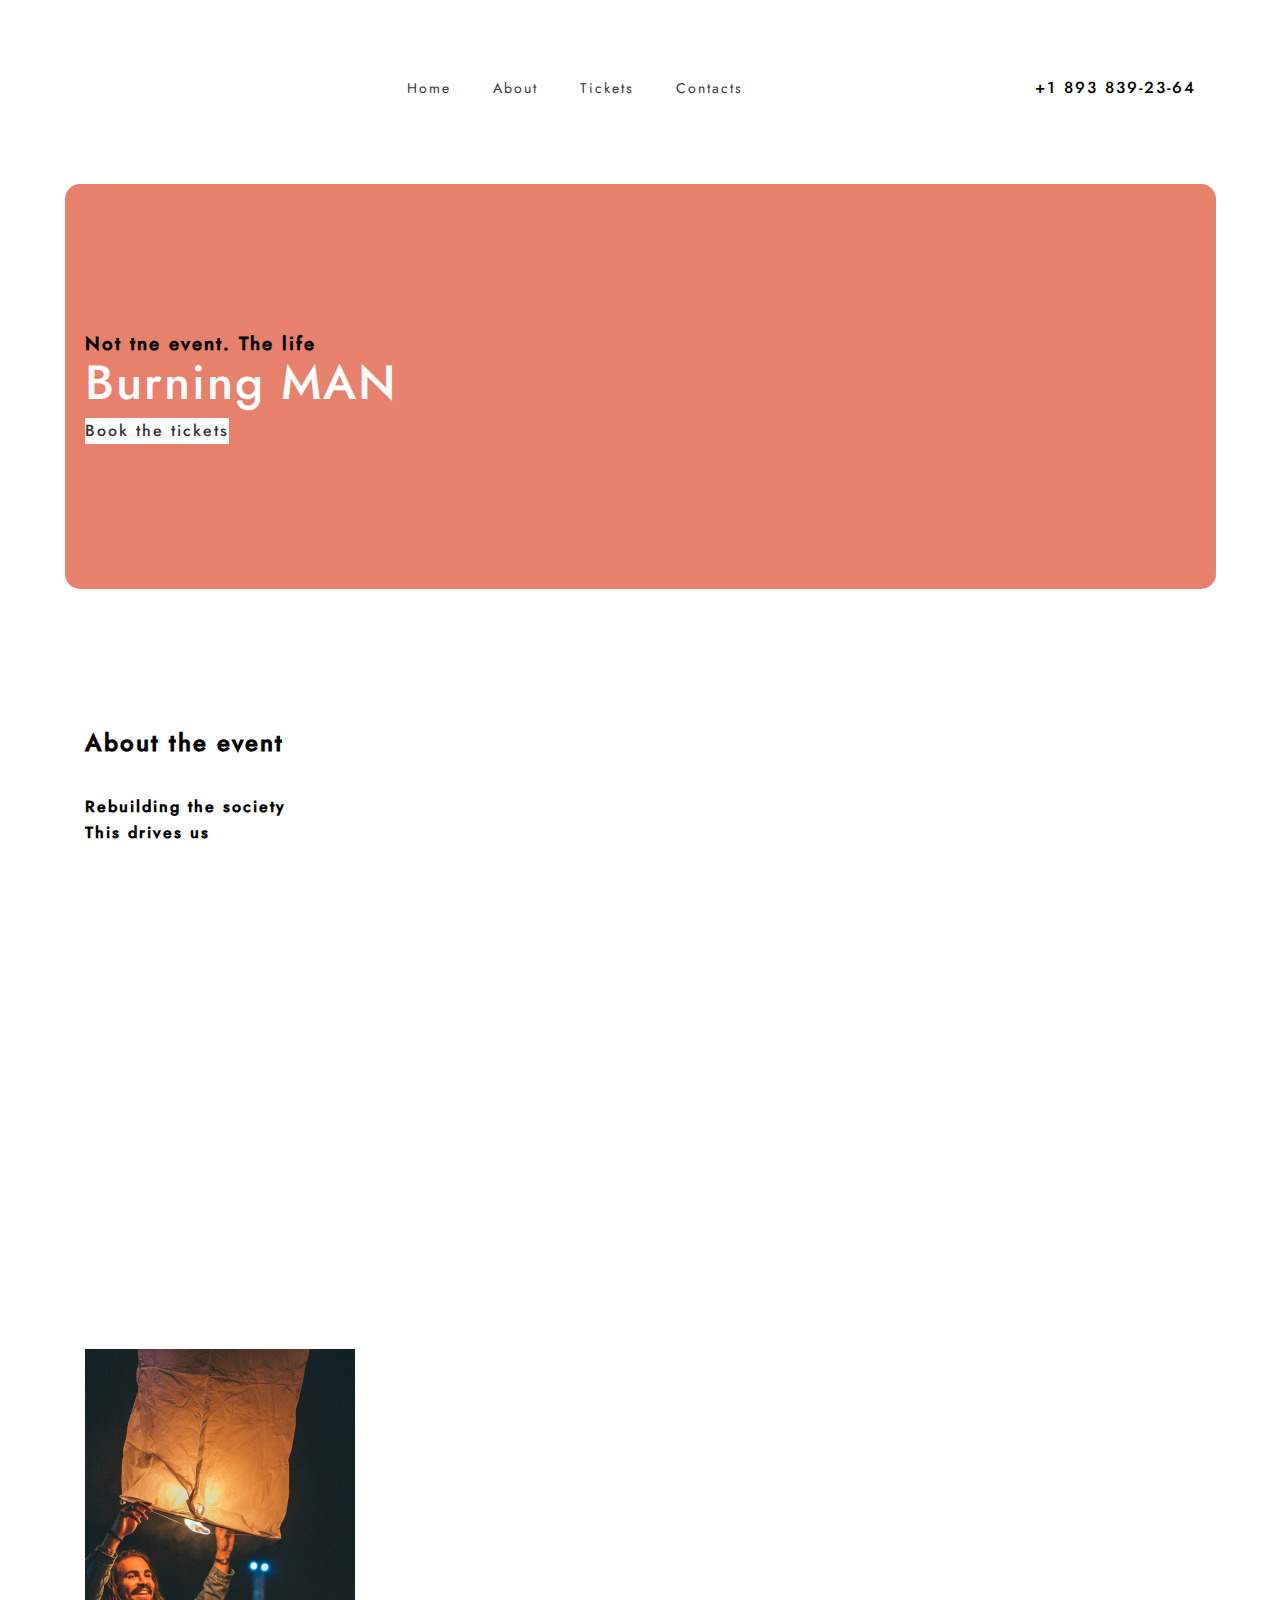
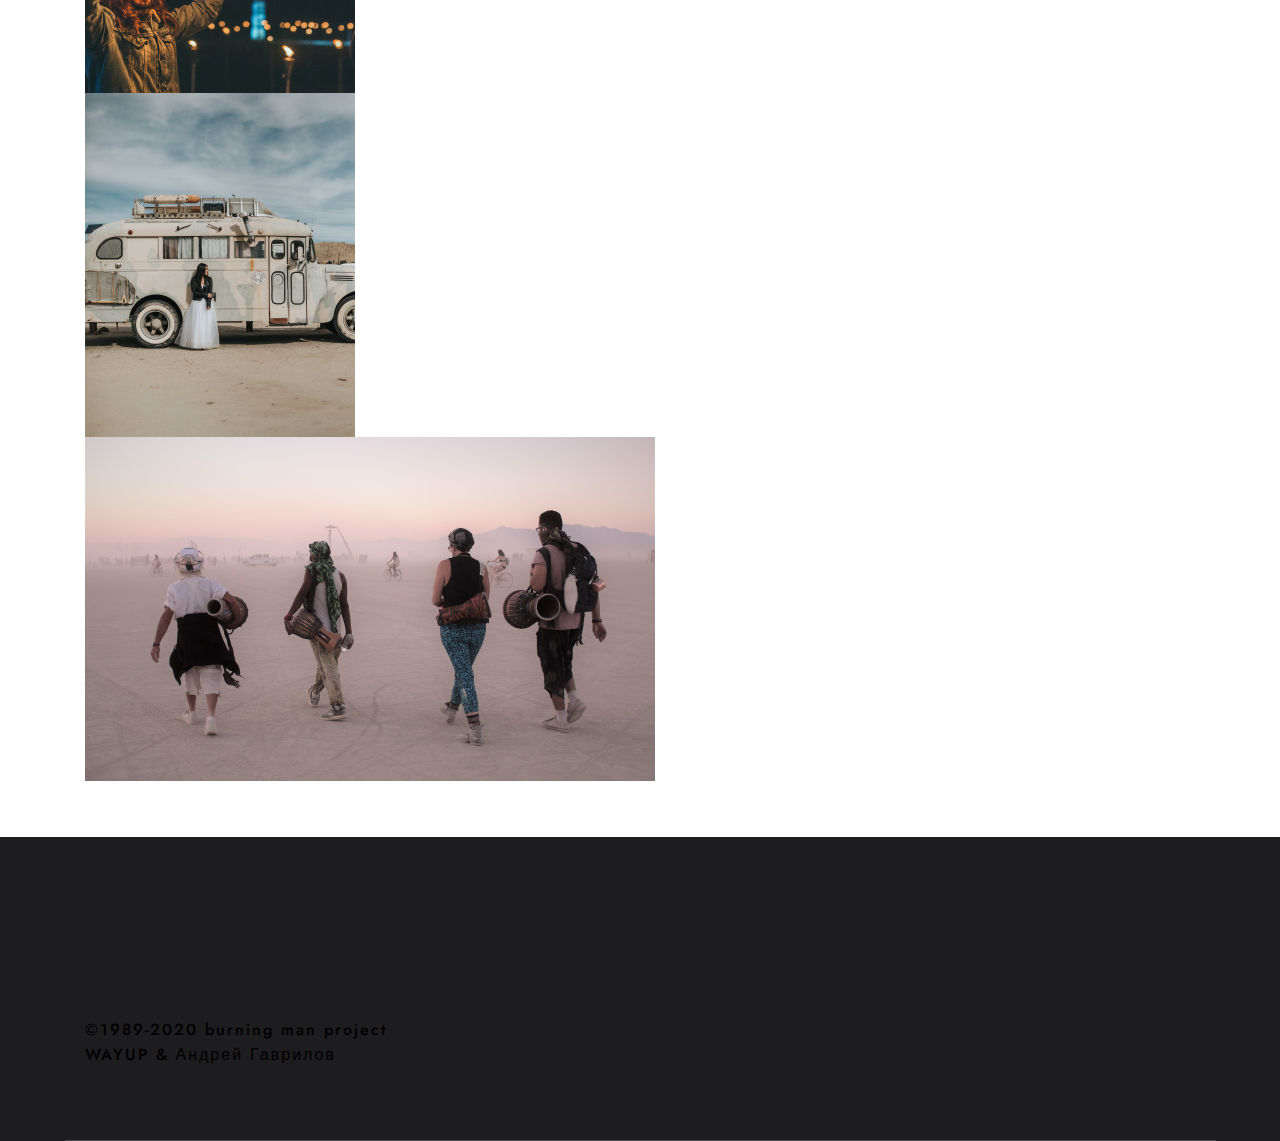
<file: index.html>
<!DOCTYPE html>
<html lang="en">
  <head>
    <meta charset="UTF-8" />
    <meta name="viewport" content="width=device-width, initial-scale=1.0" />
    <title>Buring man</title>
    <link rel="stylesheet" href="./css/style.css" />
  </head>
  <body>
    <!-- HEADER START -->
    <div class="bg">
      <header class="header">
        <div class="header__container container">
          <a class="site-logo" href="./index.html">
            <img class="site-logo__img" src="./image/logo.svg" alt="" />
          </a>
          <!-- NAVBAR -->
          <nav class="sitenav">
            <ul class="sitenav__list">
              <li class="sitenav__item">
                <a href="" class="sitenav__link">Home</a>
              </li>
              <li class="sitenav__item">
                <a href="" class="sitenav__link">About</a>
              </li>
              <li class="sitenav__item">
                <a href="" class="sitenav__link">Tickets</a>
              </li>
              <li class="sitenav__item">
                <a href="" class="sitenav__link">Contacts</a>
              </li>
            </ul>
          </nav>

          <div class="phone__number">+1 893 839-23-64</div>
        </div>
      </header>
      <!-- liuliuoiuil -->
      <section class="hero">
        <div class="hero__container container">
          <div class="hero__wrapper">
            <h3 class="hero__subtitle">Not tne event. The life</h3>
            <h1 class="hero__title">Burning MAN</h1>
            <a class="white__btn" href="#">Book the tickets</a>
          </div>
        </div>
      </section>
    </div>

    <!-- MAIN START -->
    <main class="main">
      <div class="main__container container">
        <h2 class="about__title">About the event</h2>
        <div class="about__content">
          <h4 class="about__subtitle">Rebuilding the society</h4>
          <h4 class="about__subtitle">This drives us</h4>
        </div>
        <div class="description__content">
          <div class="about__description">
            Burning Man is a network of people inspired by the values reflected
            in the Ten Principles and united in the pursuit of a more creative
            and connected existence in the world. Throughout the year we work to
            build Black Rock City, home of the largest annual Burning Man
            gathering, and nurture the distinctive culture emerging from that
            experience.
          </div>
          <div class="about__description">
            Burning Man Project will bring experiences to people in grand,
            awe-inspiring and joyful ways that lift the human spirit, address
            social problems, and inspire a sense of culture, community, and
            civic engagement. Burning Man provides infrastructural tools and
            frameworks to support local communities in applying the Ten
            Principles through six interconnected program areas, including Arts,
            Civic Involvement, Culture, Education, Philosophical Center, and
            Social Enterprise.
          </div>
        </div>

        <div class="main__img">
          <a class="main__img__" href="">
            <img class="main__img1" src="./image/main__img1.png" alt="" />
            <img class="main__img2" src="./image/main__img2.png" alt="" />
            <img class="main__img3" src="./image/main__img3.png" alt="" />
          </a>
        </div>
      </div>
    </main>
    <!-- MAIN END -->

    <!-- FOOTER START -->
    <footer class="footer">
      <div class="footer__container container">
        <div class="footer__content">
          <p class="footer__description">©1989-2020 burning man project</p>
          <p class="footer__description">WAYUP & Андрей Гаврилов</p>
        </div>
      </div>
    </footer>
    <!-- FOOTER END -->
  </body>
</html>
</file>
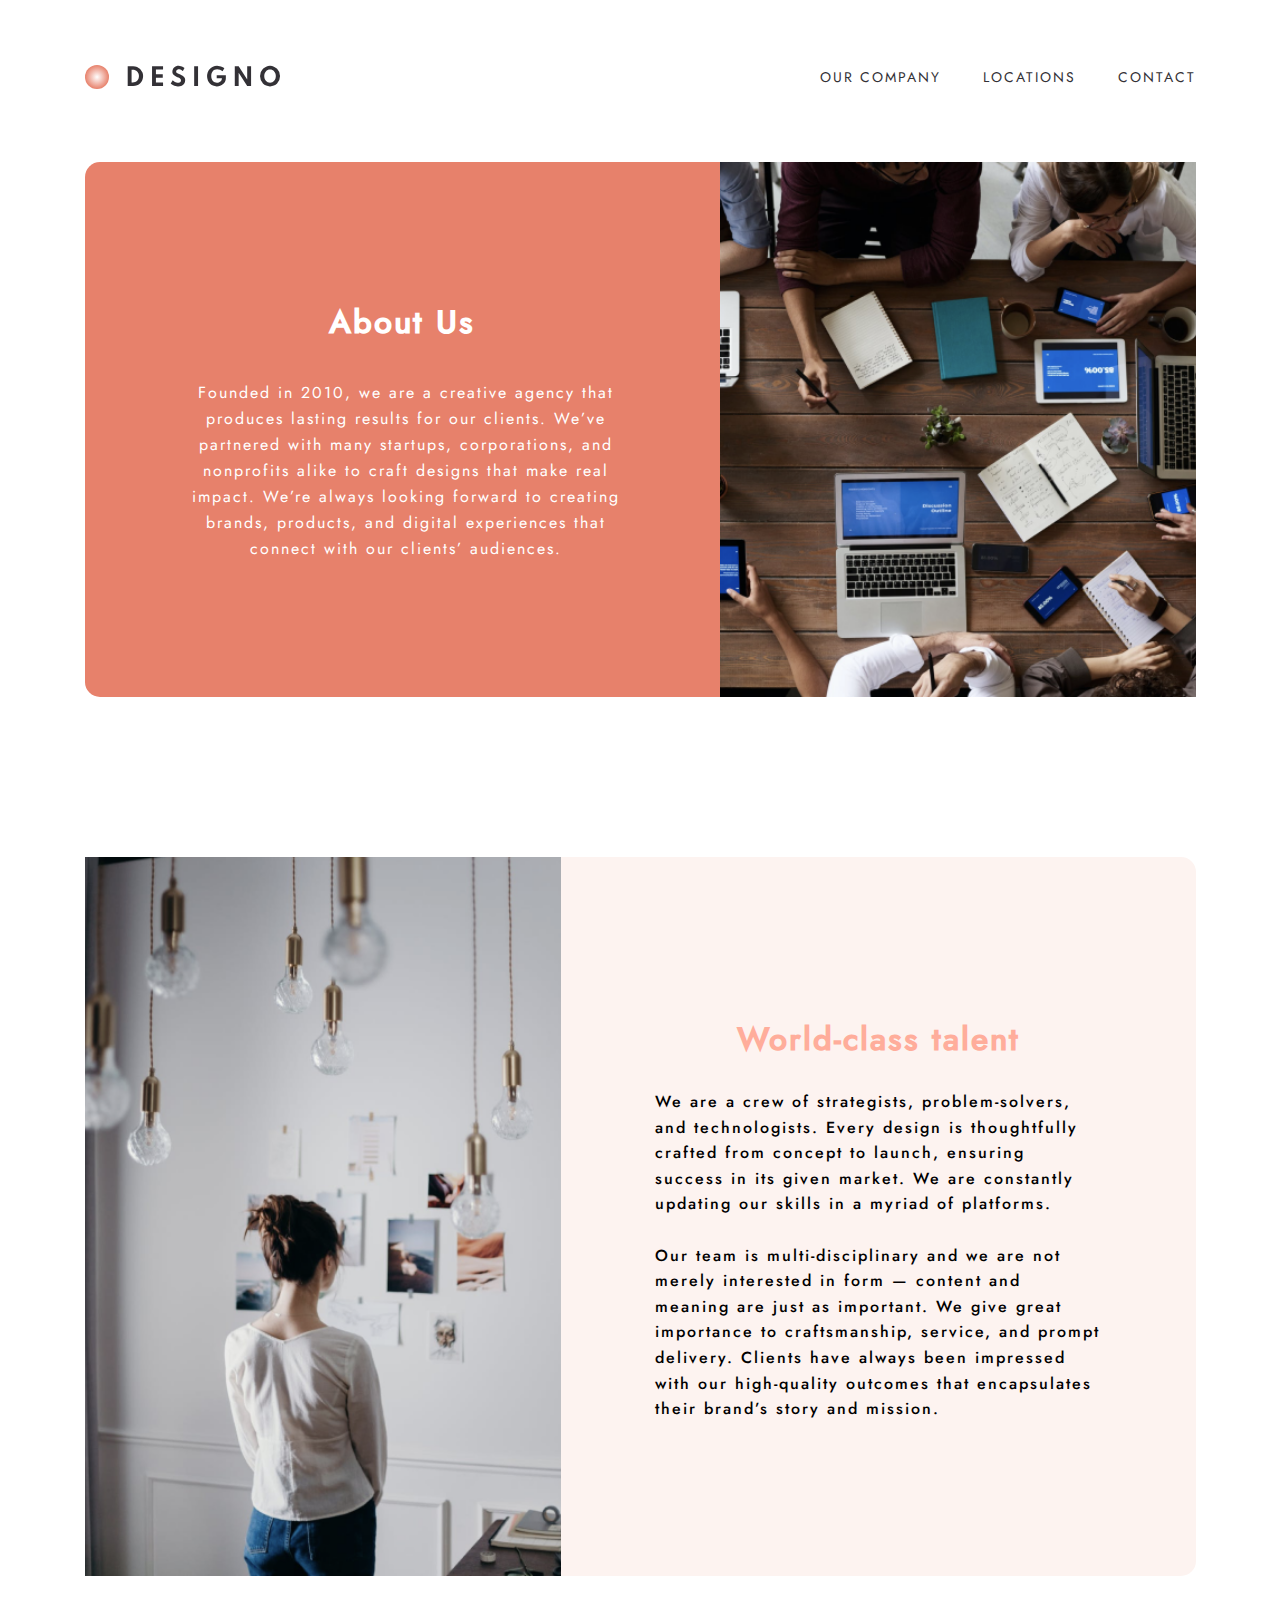
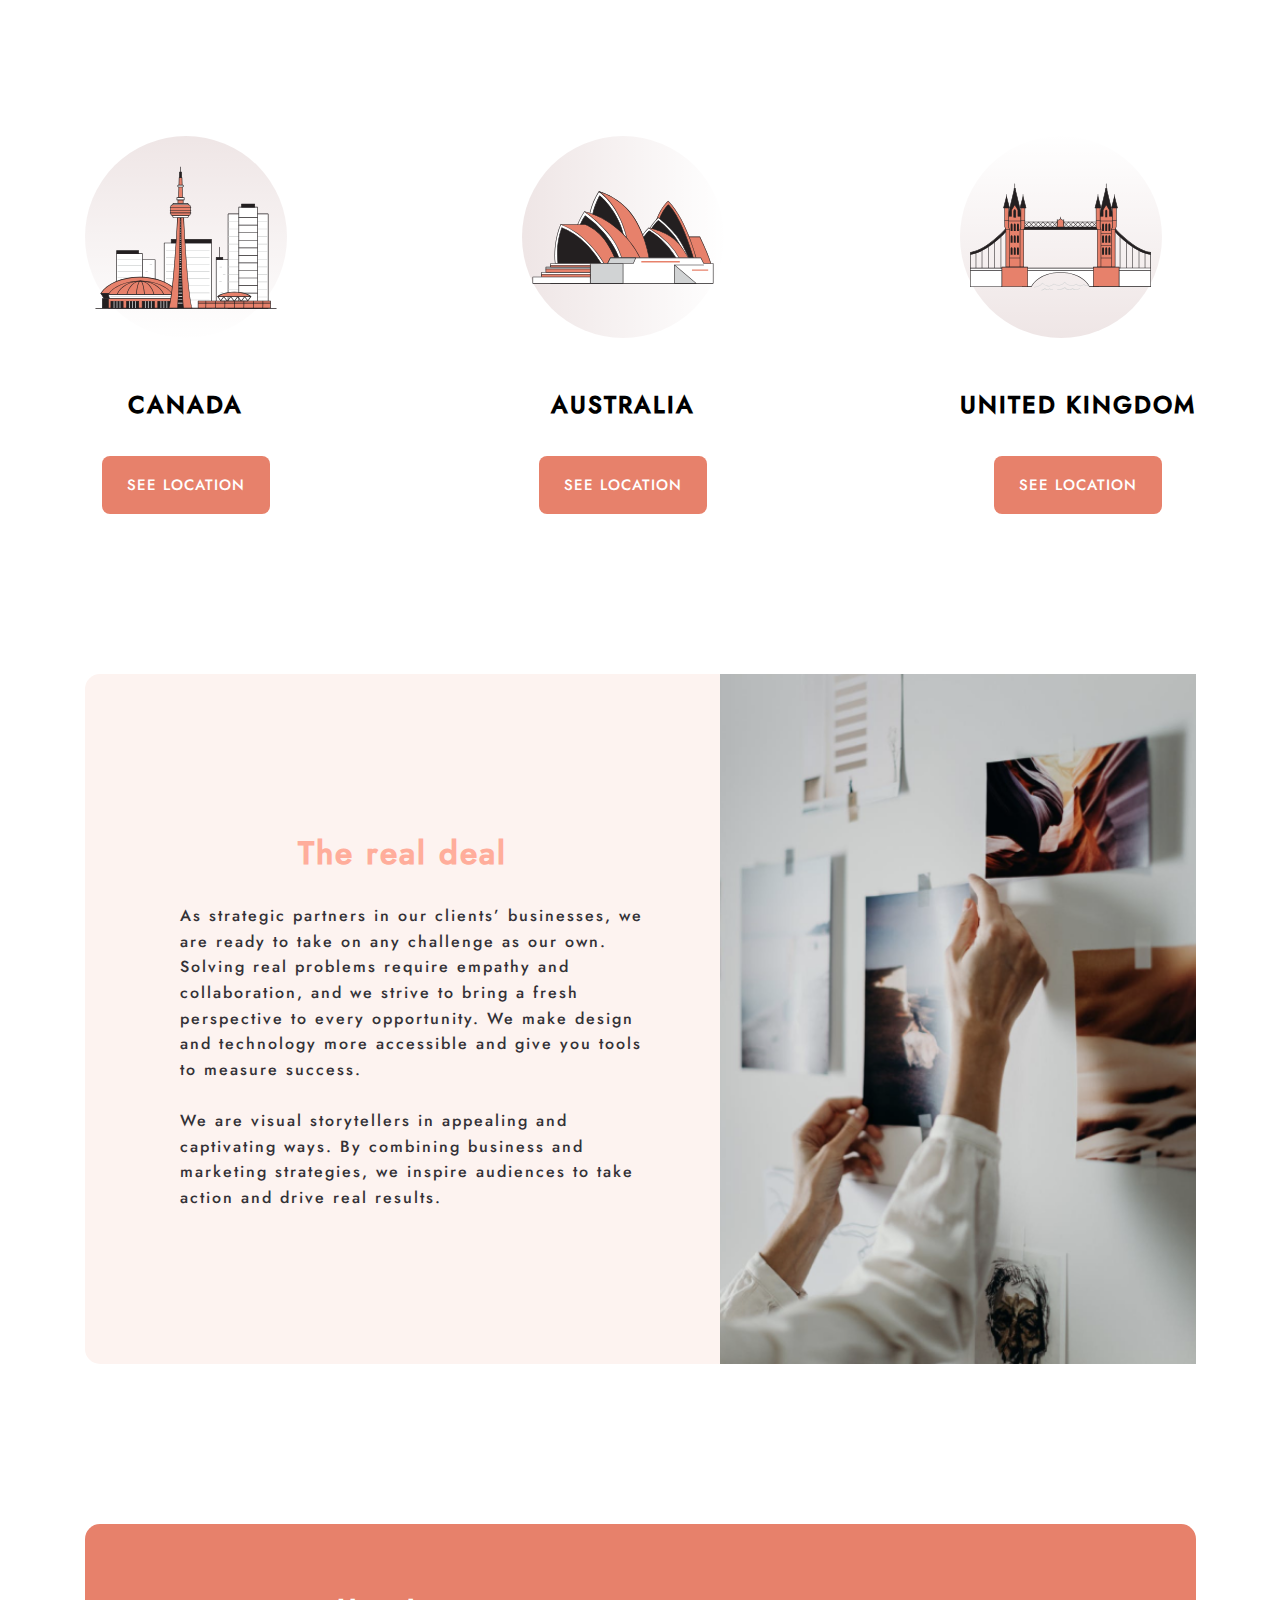
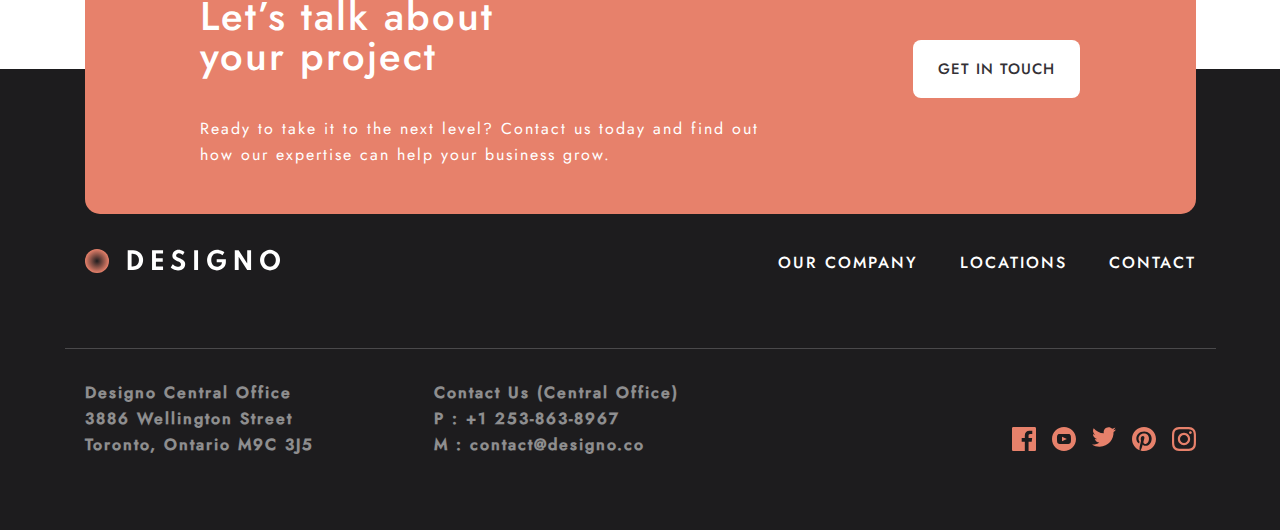
<file: about-us.html>
<!DOCTYPE html>
<html lang="en">
  <head>
    <meta charset="UTF-8" />
    <meta name="viewport" content="width=device-width, initial-scale=1.0" />
    <title>About us</title>
    <link rel="stylesheet" href="./css/style.css" />
  </head>
  <body>
    <!-- HEADER START -->
    <header class="header">
      <div class="header__container container">
        <a class="site-logo" href="./index.html">
          <img
            class="site-logo__image"
            src="./images/site-logo.svg"
            alt="site-logo__image"
          />
        </a>

        <!-- NAVBAR -->
        <nav class="sitenav">
          <ul class="sitenav__list">
            <li class="sitenav__item">
              <a class="sitenav__link" href="#">OUR COMPANY</a>
            </li>
            <li class="sitenav__item">
              <a class="sitenav__link" href="./location.html">LOCATIONS</a>
            </li>
            <li class="sitenav__item">
              <a class="sitenav__link" href="./contact.html">CONTACT</a>
            </li>
          </ul>
        </nav>
      </div>
    </header>
    <!-- HEADER END -->

    <main class="main">
      <div class="main__container container">
        <div class="about__hero">
          <div class="about__content">
            <h1 class="about__title">About Us</h1>
            <p class="about__description">
              Founded in 2010, we are a creative agency that produces lasting
              results for our clients. We’ve partnered with many startups,
              corporations, and nonprofits alike to craft designs that make real
              impact. We’re always looking forward to creating brands, products,
              and digital experiences that connect with our clients’ audiences.
            </p>
          </div>

          <img class="about__hero__img" src="./images/about__img1.png" alt="" />
        </div>

        <div class="about__main">
          <img class="about__main__img" src="./images/about__img2.png" alt="" />
          <div class="about__main__content">
            <h1 class="about__main__title">World-class talent</h1>
            <p class="about__main__description">
              We are a crew of strategists, problem-solvers, and technologists.
              Every design is thoughtfully crafted from concept to launch,
              ensuring success in its given market. We are constantly updating
              our skills in a myriad of platforms. <br> <br> Our team is
              multi-disciplinary and we are not merely interested in form —
              content and meaning are just as important. We give great
              importance to craftsmanship, service, and prompt delivery. Clients
              have always been impressed with our high-quality outcomes that
              encapsulates their brand’s story and mission.
            </p>
          </div>
        </div>

        <div class="location-map">
          <div class="location__map1">
            <img class="location__map__img" src="./images/location_map_one.svg" alt="">

            <h2 class="location__title">CANADA</h2>
            <a href="./location.html">
              <button class="peach__btn btn">SEE LOCATION</button>
            </a>
          </div>
          
          <div class="location__map2">
            <img class="location__map__img" src="./images/location_map_second.svg" alt="">

            <h2 class="location__title">AUSTRALIA</h2>
            <a href="./location.html">
              <button class="peach__btn btn">SEE LOCATION</button>
            </a>
          </div>

          <div class="location__map3">
            <img class="location__map__img" src="./images/location_map_third.svg" alt="">

            <h2 class="location__title">UNITED KINGDOM</h2>
            <a href="./location.html">
              <button class="peach__btn btn">SEE LOCATION</button>
            </a>
          </div>
        </div>

        <div class="about__end">
          <div class="about__end__content">
            <h1 class="about__end__title">The real deal</h1>
            <p class="about__end__description">As strategic partners in our clients’ businesses, we are ready to take on any challenge as our own. Solving real problems require empathy and collaboration, and we strive to bring a fresh perspective to every opportunity. We make design and technology more accessible and give you tools to measure success. <br> <br>

          We are visual storytellers in appealing and captivating ways. By combining business and marketing strategies, we inspire audiences to take action and drive real results.</p>
          </div>

          <img class="about__end__img" src="./images/about__img3.png" alt="">
        </div>

        <section class="main__end__wrapper container">
          <div class="main__content">
            <div class="main__text">
              <h2 class="main__title">Let’s talk about your project</h2>
              <p class="main__description">
                Ready to take it to the next level? Contact us today and find
                out <br />
                how our expertise can help your business grow.
              </p>
            </div>
            <div class="main__end__button">
              <button class="white__btn btn">Get in touch</button>
            </div>
          </div>
        </section>
      </div>
    </main>

    <!-- FOOTER START -->
    <footer class="footer">
      <div class="footer__container container">
        <a class="site-logo" href="./index.html">
          <img
            class="site-logo__image"
            src="./images/site-logo-white.svg"
            alt="site-logo__image"
          />
        </a>

        <!-- NAVBAR -->
        <nav class="sitenav">
          <ul class="sitenav__list">
            <li class="sitenav__item">
              <a class="footer__sitenav__link" href="./about-us.html"
                >OUR COMPANY</a
              >
            </li>
            <li class="sitenav__item">
              <a class="footer__sitenav__link" href="./location.html"
                >LOCATIONS</a
              >
            </li>
            <li class="sitenav__item">
              <a class="footer__sitenav__link" href="./contact.html">CONTACT</a>
            </li>
          </ul>
        </nav>
      </div>
      <div class="footer__wrapper__container container">
        <div class="footer__text">
          <div class="first__description">
            Designo Central Office <br />
            3886 Wellington Street <br />
            Toronto, Ontario M9C 3J5
          </div>
          <div class="second__description">
            Contact Us (Central Office) <br />
            P : +1 253-863-8967 <br />
            M : contact@designo.co
          </div>
        </div>
        <div class="footer__social__wrapper">
          <ul class="footer__social__list">
            <li class="footer__social__item">
              <a href=""
                ><svg
                  xmlns="http://www.w3.org/2000/svg"
                  width="24"
                  height="24"
                  viewBox="0 0 24 24"
                  fill="none"
                >
                  <path
                    d="M22.675 0H1.325C0.593 0 0 0.593 0 1.325V22.676C0 23.407 0.593 24 1.325 24H12.82V14.706H9.692V11.084H12.82V8.413C12.82 5.313 14.713 3.625 17.479 3.625C18.804 3.625 19.942 3.724 20.274 3.768V7.008L18.356 7.009C16.852 7.009 16.561 7.724 16.561 8.772V11.085H20.148L19.681 14.707H16.561V24H22.677C23.407 24 24 23.407 24 22.675V1.325C24 0.593 23.407 0 22.675 0Z"
                    fill="#E7816B"
                  /></svg
              ></a>
            </li>
            <li class="footer__social__item">
              <a href=""
                ><svg
                  xmlns="http://www.w3.org/2000/svg"
                  width="24"
                  height="24"
                  viewBox="0 0 24 24"
                  fill="none"
                >
                  <path
                    fill-rule="evenodd"
                    clip-rule="evenodd"
                    d="M12 0C5.373 0 0 5.373 0 12C0 18.627 5.373 24 12 24C18.627 24 24 18.627 24 12C24 5.373 18.627 0 12 0ZM16.441 16.892C14.339 17.036 9.657 17.036 7.558 16.892C5.282 16.736 5.017 15.622 5 12C5.017 8.371 5.285 7.264 7.558 7.108C9.657 6.964 14.34 6.964 16.441 7.108C18.718 7.264 18.982 8.378 19 12C18.982 15.629 18.715 16.736 16.441 16.892ZM14.917 11.996L10 9.658V14.342L14.917 11.996Z"
                    fill="#E7816B"
                  /></svg
              ></a>
            </li>
            <li class="footer__social__item">
              <a href=""
                ><svg
                  xmlns="http://www.w3.org/2000/svg"
                  width="24"
                  height="20"
                  viewBox="0 0 24 20"
                  fill="none"
                >
                  <path
                    d="M24 2.55705C23.117 2.94905 22.168 3.21305 21.172 3.33205C22.189 2.72305 22.97 1.75805 23.337 0.608047C22.386 1.17205 21.332 1.58205 20.21 1.80305C19.313 0.846047 18.032 0.248047 16.616 0.248047C13.437 0.248047 11.101 3.21405 11.819 6.29305C7.728 6.08805 4.1 4.12805 1.671 1.14905C0.381 3.36205 1.002 6.25705 3.194 7.72305C2.388 7.69705 1.628 7.47605 0.965 7.10705C0.911 9.38805 2.546 11.522 4.914 11.997C4.221 12.185 3.462 12.229 2.69 12.081C3.316 14.037 5.134 15.46 7.29 15.5C5.22 17.123 2.612 17.848 0 17.54C2.179 18.937 4.768 19.752 7.548 19.752C16.69 19.752 21.855 12.031 21.543 5.10605C22.505 4.41105 23.34 3.54405 24 2.55705Z"
                    fill="#E7816B"
                  /></svg
              ></a>
            </li>
            <li class="footer__social__item">
              <a href=""
                ><svg
                  xmlns="http://www.w3.org/2000/svg"
                  width="24"
                  height="24"
                  viewBox="0 0 24 24"
                  fill="none"
                >
                  <path
                    d="M12 0C5.373 0 0 5.372 0 12C0 17.084 3.163 21.426 7.627 23.174C7.522 22.225 7.427 20.769 7.669 19.733C7.887 18.796 9.076 13.768 9.076 13.768C9.076 13.768 8.717 13.049 8.717 11.986C8.717 10.318 9.684 9.072 10.888 9.072C11.911 9.072 12.406 9.841 12.406 10.762C12.406 11.791 11.751 13.33 11.412 14.757C11.129 15.951 12.011 16.926 13.189 16.926C15.322 16.926 16.961 14.677 16.961 11.431C16.961 8.558 14.897 6.549 11.949 6.549C8.535 6.549 6.531 9.11 6.531 11.756C6.531 12.787 6.928 13.894 7.424 14.494C7.522 14.613 7.536 14.718 7.507 14.839L7.174 16.199C7.121 16.419 7 16.466 6.772 16.36C5.273 15.662 4.336 13.471 4.336 11.711C4.336 7.926 7.086 4.449 12.265 4.449C16.428 4.449 19.663 7.416 19.663 11.38C19.663 15.516 17.056 18.844 13.436 18.844C12.22 18.844 11.077 18.213 10.686 17.466L9.938 20.319C9.667 21.362 8.936 22.669 8.446 23.465C9.57 23.812 10.763 24 12 24C18.627 24 24 18.627 24 12C24 5.372 18.627 0 12 0Z"
                    fill="#E7816B"
                  /></svg
              ></a>
            </li>
            <li class="footer__social__item">
              <a href=""
                ><svg
                  xmlns="http://www.w3.org/2000/svg"
                  width="24"
                  height="24"
                  viewBox="0 0 24 24"
                  fill="none"
                >
                  <path
                    fill-rule="evenodd"
                    clip-rule="evenodd"
                    d="M12 0C8.741 0 8.333 0.014 7.053 0.072C2.695 0.272 0.273 2.69 0.073 7.052C0.014 8.333 0 8.741 0 12C0 15.259 0.014 15.668 0.072 16.948C0.272 21.306 2.69 23.728 7.052 23.928C8.333 23.986 8.741 24 12 24C15.259 24 15.668 23.986 16.948 23.928C21.302 23.728 23.73 21.31 23.927 16.948C23.986 15.668 24 15.259 24 12C24 8.741 23.986 8.333 23.928 7.053C23.732 2.699 21.311 0.273 16.949 0.073C15.668 0.014 15.259 0 12 0ZM12 2.163C15.204 2.163 15.584 2.175 16.85 2.233C20.102 2.381 21.621 3.924 21.769 7.152C21.827 8.417 21.838 8.797 21.838 12.001C21.838 15.206 21.826 15.585 21.769 16.85C21.62 20.075 20.105 21.621 16.85 21.769C15.584 21.827 15.206 21.839 12 21.839C8.796 21.839 8.416 21.827 7.151 21.769C3.891 21.62 2.38 20.07 2.232 16.849C2.174 15.584 2.162 15.205 2.162 12C2.162 8.796 2.175 8.417 2.232 7.151C2.381 3.924 3.896 2.38 7.151 2.232C8.417 2.175 8.796 2.163 12 2.163ZM5.838 12C5.838 8.597 8.597 5.838 12 5.838C15.403 5.838 18.162 8.597 18.162 12C18.162 15.404 15.403 18.163 12 18.163C8.597 18.163 5.838 15.403 5.838 12ZM12 16C9.791 16 8 14.21 8 12C8 9.791 9.791 8 12 8C14.209 8 16 9.791 16 12C16 14.21 14.209 16 12 16ZM16.965 5.595C16.965 4.8 17.61 4.155 18.406 4.155C19.201 4.155 19.845 4.8 19.845 5.595C19.845 6.39 19.201 7.035 18.406 7.035C17.61 7.035 16.965 6.39 16.965 5.595Z"
                    fill="#E7816B"
                  /></svg
              ></a>
            </li>
          </ul>
        </div>
      </div>
    </footer>
    <!-- FOOTER END -->
  </body>
</html>
</file>
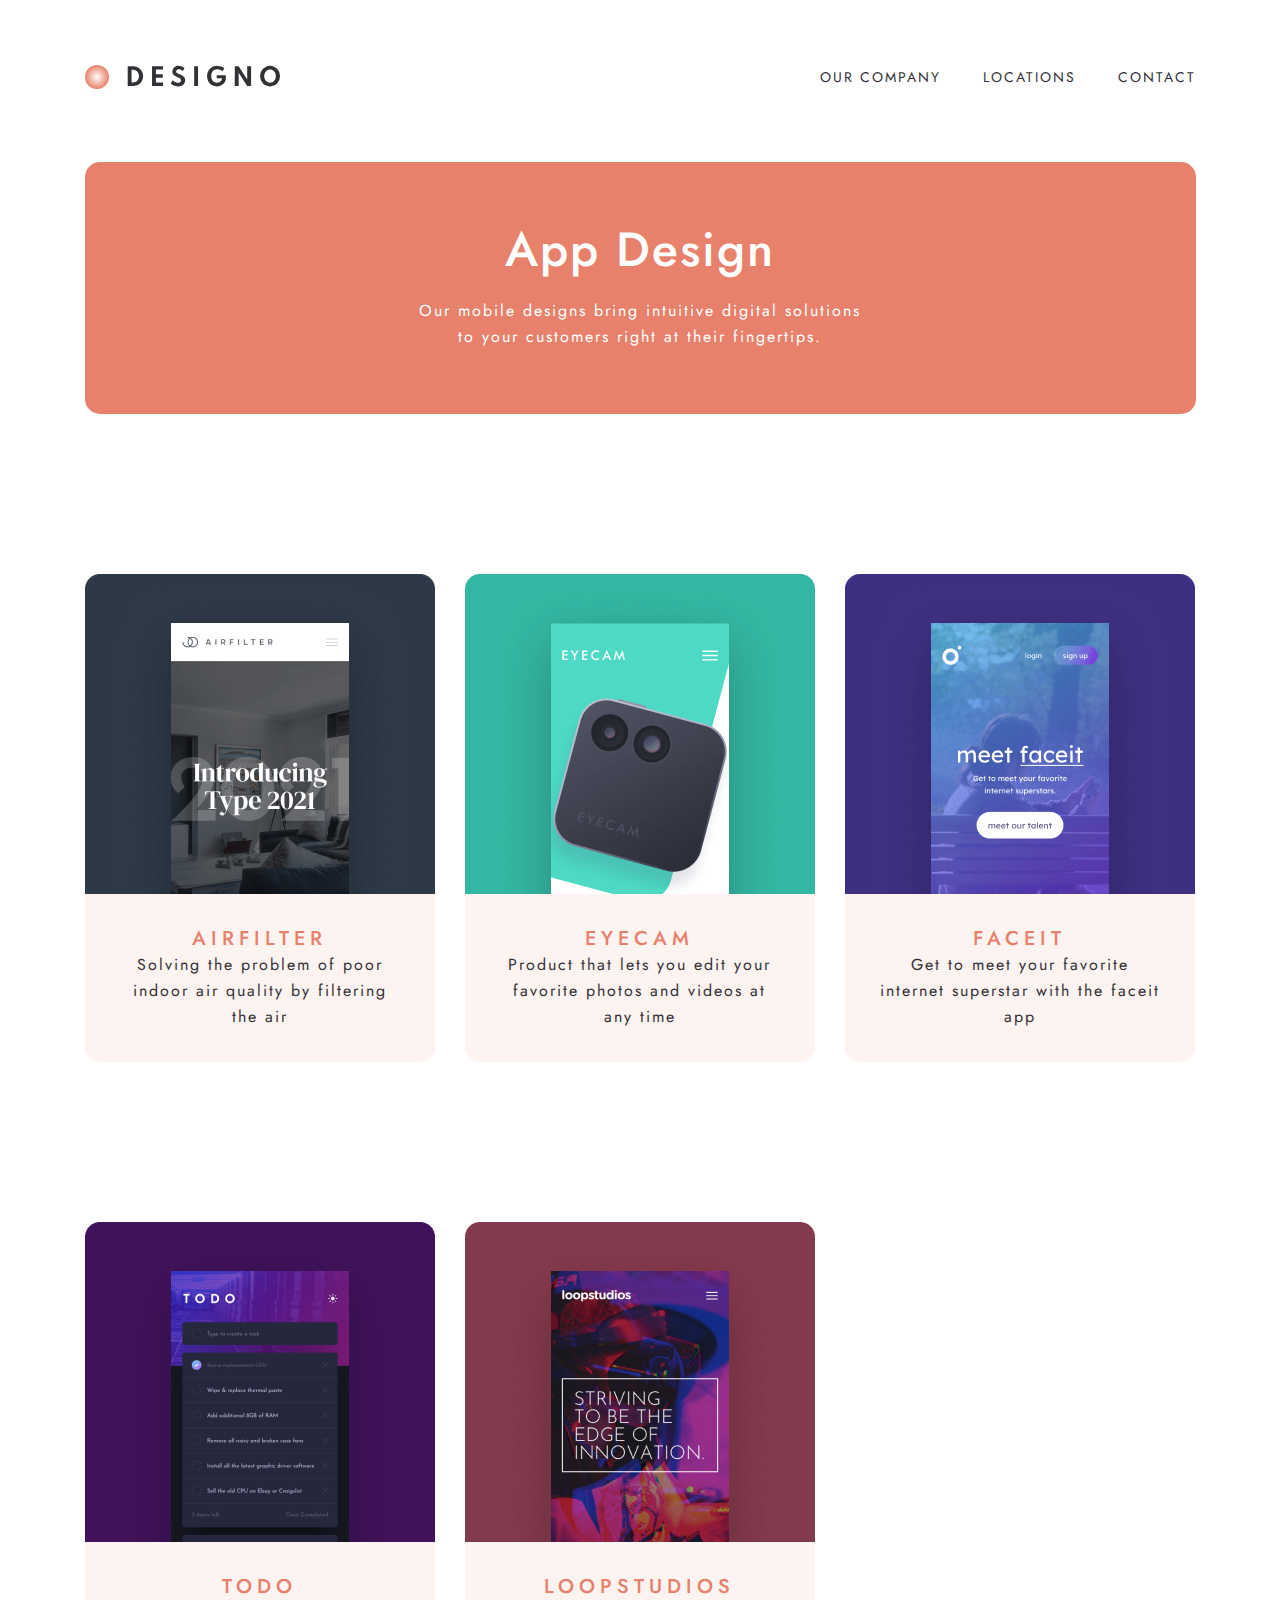
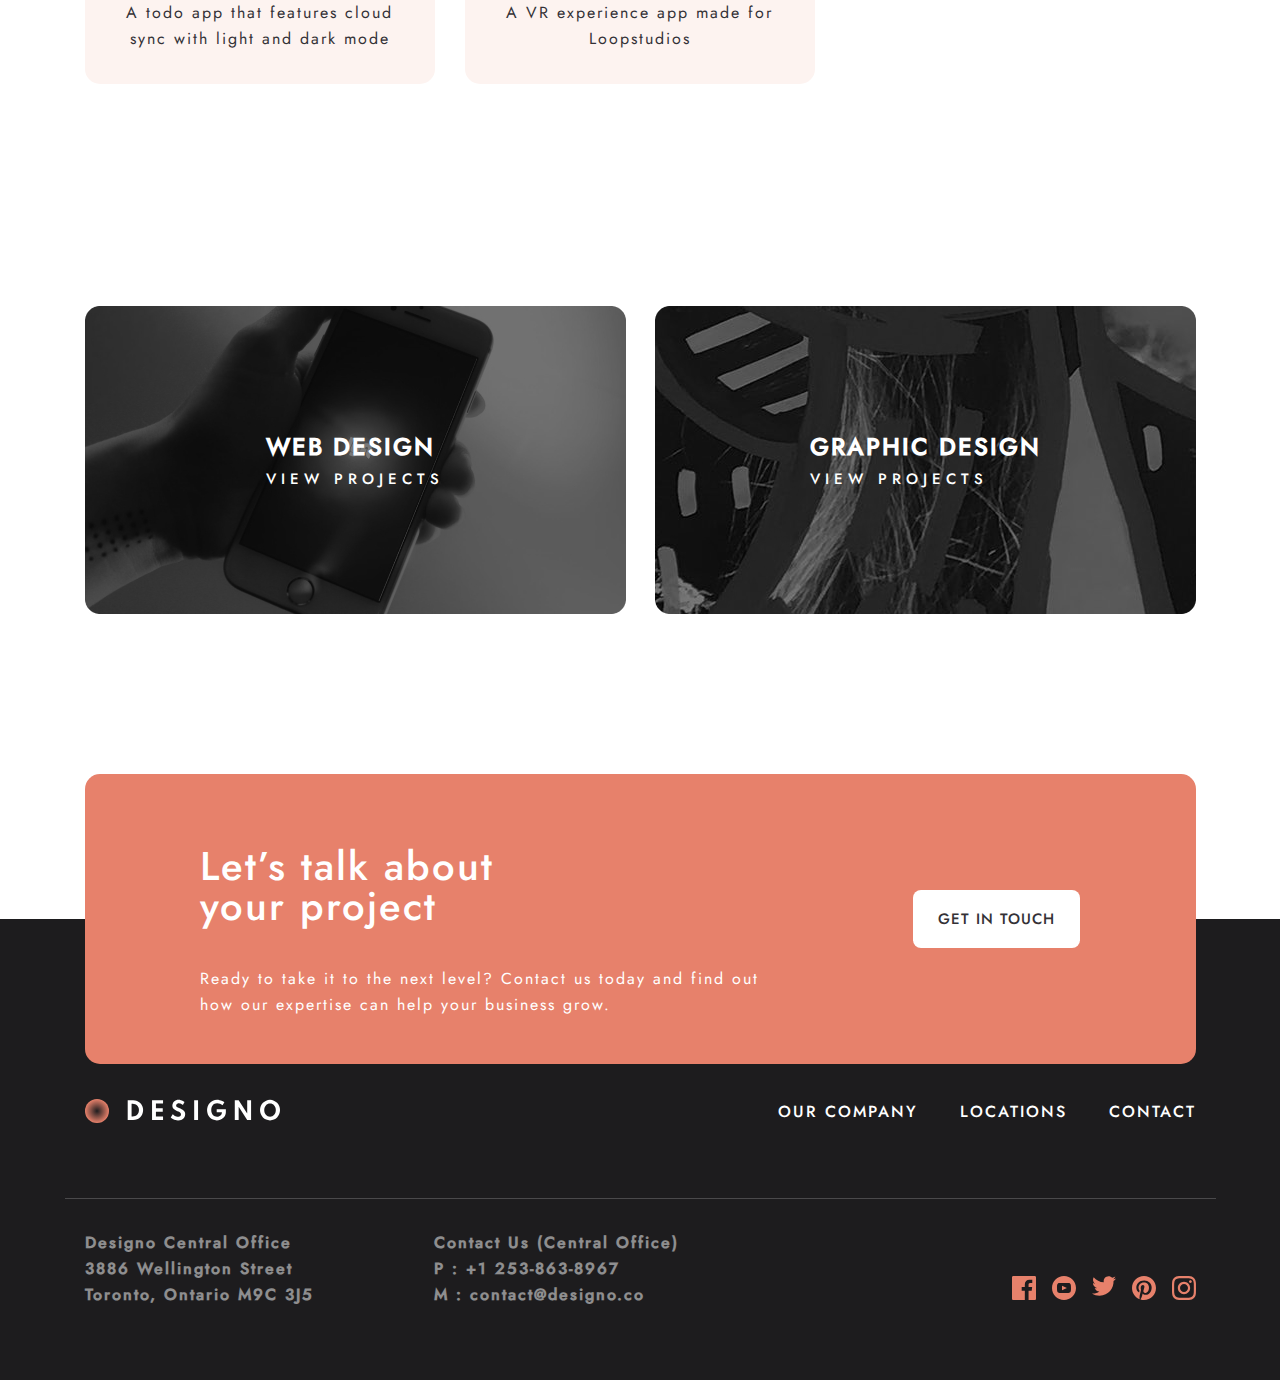
<file: app-design.html>
<!DOCTYPE html>
<html lang="en">
  <head>
    <meta charset="UTF-8" />
    <meta name="viewport" content="width=device-width, initial-scale=1.0" />
    <title>App design</title>
    <link rel="stylesheet" href="./css/style.css" />
  </head>
  <body>
    <!-- HEADER START -->
    <header class="header">
      <div class="header__container container">
        <a class="site-logo" href="./index.html">
          <img
            class="site-logo__image"
            src="./images/site-logo.svg"
            alt="site-logo__image"
          />
        </a>

        <!-- NAVBAR -->
        <nav class="sitenav">
          <ul class="sitenav__list">
            <li class="sitenav__item">
              <a class="sitenav__link" href="./about-us.html">OUR COMPANY</a>
            </li>
            <li class="sitenav__item">
              <a class="sitenav__link" href="./location.html">LOCATIONS</a>
            </li>
            <li class="sitenav__item">
              <a class="sitenav__link" href="./contact.html">CONTACT</a>
            </li>
          </ul>
        </nav>
      </div>
    </header>
    <!-- HEADER END -->

    <!-- MAIN START -->
    <main class="main">
      <div class="main__container container">
        <div class="web__hero">
          <div class="web__hero__content">
            <h1 class="web__hero__title">App Design</h1>
            <p class="web__hero__description">
              Our mobile designs bring intuitive digital solutions <br />
              to your customers right at their fingertips.
            </p>
          </div>
        </div>

        <div class="main__image">
          <div class="express__img">
            <img src="./images/app-design__img1.png" alt="express__img">
            <div class="express__content">
              <h2 class="express__title">AIRFILTER</h2>
            <p class="express__description">Solving the problem of poor indoor air quality by filtering the air</p>
            </div>
          </div>

          <div class="express__img">
            <img src="./images/app-design__img2.png" alt="express__img">
            <div class="express__content">
              <h2 class="express__title">EYECAM</h2>
            <p class="express__description">Product that lets you edit your favorite photos and videos at any time</p>
            </div>
          </div> 

          <div class="express__img">
            <img src="./images/app-design__img3.png" alt="express__img">
            <div class="express__content">
              <h2 class="express__title">FACEIT</h2>
            <p class="express__description">Get to meet your favorite internet superstar with the faceit app</p>
            </div>
          </div>
        </div>

        <div class="main__img_2">
          <div class="express__img">
            <img src="./images/app-design__img4.png" alt="express__img">
            <div class="express__content">
              <h2 class="express__title">TODO</h2>
            <p class="express__description">A todo app that features cloud sync with light and dark mode</p>
            </div>
          </div>
          <div class="express__img">
            <img src="./images/app-design__img5.png" alt="express__img">
            <div class="express__content">
              <h2 class="express__title">LOOPSTUDIOS</h2>
            <p class="express__description">A VR experience app made for Loopstudios</p>
            </div>
          </div>
        </div>
        <div class="card__grid__wrapper">
          <div class="card-grid__card">
            <img
              src="./images/app-design.jpg"
              alt="Web desing"
              width="541"
              height="auto"
            />
            <div class="card-grid__content">
              <h2 class="card-grid__title">WEB DESIGN</h2>
              <a href="./web-design.html" class="card-grid__link">VIEW PROJECTS</a>
            </div>
          </div>
          <div class="card-grid__card">
            <img
              src="./images/graphic-design.png"
              alt="Web desing"
              width="541"
              height="308"
            />
            <div class="card-grid__content">
              <h2 class="card-grid__title">GRAPHIC DESIGN</h2>
              <a href="./graphic-design.html" class="card-grid__link">VIEW PROJECTS</a>
            </div>
          </div>
        </div>


      <section class="main__end__wrapper container">
        <div class="main__content">
          <div class="main__text">
            <h2 class="main__title">Let’s talk about your project</h2>
            <p class="main__description">
              Ready to take it to the next level? Contact us today and find out
              <br />
              how our expertise can help your business grow.
            </p>
          </div>
          <div class="main__end__button">
            <button class="white__btn btn">Get in touch</button>
          </div>
        </div>
      </section>
    </main>
    <!-- MAIN END -->

    <!-- FOOTER START -->
    <footer class="footer">
      <div class="footer__container container">
        <a class="site-logo" href="./index.html">
          <img
            class="site-logo__image"
            src="./images/site-logo-white.svg"
            alt="site-logo__image"
          />
        </a>

        <!-- NAVBAR -->
        <nav class="sitenav">
          <ul class="sitenav__list">
            <li class="sitenav__item">
              <a class="footer__sitenav__link" href="./about-us.html"
                >OUR COMPANY</a
              >
            </li>
            <li class="sitenav__item">
              <a class="footer__sitenav__link" href="./location.html"
                >LOCATIONS</a
              >
            </li>
            <li class="sitenav__item">
              <a class="footer__sitenav__link" href="./contact.html">CONTACT</a>
            </li>
          </ul>
        </nav>
      </div>
      <div class="footer__wrapper__container container">
        <div class="footer__text">
          <div class="first__description">
            Designo Central Office <br />
            3886 Wellington Street <br />
            Toronto, Ontario M9C 3J5
          </div>
          <div class="second__description">
            Contact Us (Central Office) <br />
            P : +1 253-863-8967 <br />
            M : contact@designo.co
          </div>
        </div>
        <div class="footer__social__wrapper">
          <ul class="footer__social__list">
            <li class="footer__social__item">
              <a href=""
                ><svg
                  xmlns="http://www.w3.org/2000/svg"
                  width="24"
                  height="24"
                  viewBox="0 0 24 24"
                  fill="none"
                >
                  <path
                    d="M22.675 0H1.325C0.593 0 0 0.593 0 1.325V22.676C0 23.407 0.593 24 1.325 24H12.82V14.706H9.692V11.084H12.82V8.413C12.82 5.313 14.713 3.625 17.479 3.625C18.804 3.625 19.942 3.724 20.274 3.768V7.008L18.356 7.009C16.852 7.009 16.561 7.724 16.561 8.772V11.085H20.148L19.681 14.707H16.561V24H22.677C23.407 24 24 23.407 24 22.675V1.325C24 0.593 23.407 0 22.675 0Z"
                    fill="#E7816B"
                  /></svg
              ></a>
            </li>
            <li class="footer__social__item">
              <a href=""
                ><svg
                  xmlns="http://www.w3.org/2000/svg"
                  width="24"
                  height="24"
                  viewBox="0 0 24 24"
                  fill="none"
                >
                  <path
                    fill-rule="evenodd"
                    clip-rule="evenodd"
                    d="M12 0C5.373 0 0 5.373 0 12C0 18.627 5.373 24 12 24C18.627 24 24 18.627 24 12C24 5.373 18.627 0 12 0ZM16.441 16.892C14.339 17.036 9.657 17.036 7.558 16.892C5.282 16.736 5.017 15.622 5 12C5.017 8.371 5.285 7.264 7.558 7.108C9.657 6.964 14.34 6.964 16.441 7.108C18.718 7.264 18.982 8.378 19 12C18.982 15.629 18.715 16.736 16.441 16.892ZM14.917 11.996L10 9.658V14.342L14.917 11.996Z"
                    fill="#E7816B"
                  /></svg
              ></a>
            </li>
            <li class="footer__social__item">
              <a href=""
                ><svg
                  xmlns="http://www.w3.org/2000/svg"
                  width="24"
                  height="20"
                  viewBox="0 0 24 20"
                  fill="none"
                >
                  <path
                    d="M24 2.55705C23.117 2.94905 22.168 3.21305 21.172 3.33205C22.189 2.72305 22.97 1.75805 23.337 0.608047C22.386 1.17205 21.332 1.58205 20.21 1.80305C19.313 0.846047 18.032 0.248047 16.616 0.248047C13.437 0.248047 11.101 3.21405 11.819 6.29305C7.728 6.08805 4.1 4.12805 1.671 1.14905C0.381 3.36205 1.002 6.25705 3.194 7.72305C2.388 7.69705 1.628 7.47605 0.965 7.10705C0.911 9.38805 2.546 11.522 4.914 11.997C4.221 12.185 3.462 12.229 2.69 12.081C3.316 14.037 5.134 15.46 7.29 15.5C5.22 17.123 2.612 17.848 0 17.54C2.179 18.937 4.768 19.752 7.548 19.752C16.69 19.752 21.855 12.031 21.543 5.10605C22.505 4.41105 23.34 3.54405 24 2.55705Z"
                    fill="#E7816B"
                  /></svg
              ></a>
            </li>
            <li class="footer__social__item">
              <a href=""
                ><svg
                  xmlns="http://www.w3.org/2000/svg"
                  width="24"
                  height="24"
                  viewBox="0 0 24 24"
                  fill="none"
                >
                  <path
                    d="M12 0C5.373 0 0 5.372 0 12C0 17.084 3.163 21.426 7.627 23.174C7.522 22.225 7.427 20.769 7.669 19.733C7.887 18.796 9.076 13.768 9.076 13.768C9.076 13.768 8.717 13.049 8.717 11.986C8.717 10.318 9.684 9.072 10.888 9.072C11.911 9.072 12.406 9.841 12.406 10.762C12.406 11.791 11.751 13.33 11.412 14.757C11.129 15.951 12.011 16.926 13.189 16.926C15.322 16.926 16.961 14.677 16.961 11.431C16.961 8.558 14.897 6.549 11.949 6.549C8.535 6.549 6.531 9.11 6.531 11.756C6.531 12.787 6.928 13.894 7.424 14.494C7.522 14.613 7.536 14.718 7.507 14.839L7.174 16.199C7.121 16.419 7 16.466 6.772 16.36C5.273 15.662 4.336 13.471 4.336 11.711C4.336 7.926 7.086 4.449 12.265 4.449C16.428 4.449 19.663 7.416 19.663 11.38C19.663 15.516 17.056 18.844 13.436 18.844C12.22 18.844 11.077 18.213 10.686 17.466L9.938 20.319C9.667 21.362 8.936 22.669 8.446 23.465C9.57 23.812 10.763 24 12 24C18.627 24 24 18.627 24 12C24 5.372 18.627 0 12 0Z"
                    fill="#E7816B"
                  /></svg
              ></a>
            </li>
            <li class="footer__social__item">
              <a href=""
                ><svg
                  xmlns="http://www.w3.org/2000/svg"
                  width="24"
                  height="24"
                  viewBox="0 0 24 24"
                  fill="none"
                >
                  <path
                    fill-rule="evenodd"
                    clip-rule="evenodd"
                    d="M12 0C8.741 0 8.333 0.014 7.053 0.072C2.695 0.272 0.273 2.69 0.073 7.052C0.014 8.333 0 8.741 0 12C0 15.259 0.014 15.668 0.072 16.948C0.272 21.306 2.69 23.728 7.052 23.928C8.333 23.986 8.741 24 12 24C15.259 24 15.668 23.986 16.948 23.928C21.302 23.728 23.73 21.31 23.927 16.948C23.986 15.668 24 15.259 24 12C24 8.741 23.986 8.333 23.928 7.053C23.732 2.699 21.311 0.273 16.949 0.073C15.668 0.014 15.259 0 12 0ZM12 2.163C15.204 2.163 15.584 2.175 16.85 2.233C20.102 2.381 21.621 3.924 21.769 7.152C21.827 8.417 21.838 8.797 21.838 12.001C21.838 15.206 21.826 15.585 21.769 16.85C21.62 20.075 20.105 21.621 16.85 21.769C15.584 21.827 15.206 21.839 12 21.839C8.796 21.839 8.416 21.827 7.151 21.769C3.891 21.62 2.38 20.07 2.232 16.849C2.174 15.584 2.162 15.205 2.162 12C2.162 8.796 2.175 8.417 2.232 7.151C2.381 3.924 3.896 2.38 7.151 2.232C8.417 2.175 8.796 2.163 12 2.163ZM5.838 12C5.838 8.597 8.597 5.838 12 5.838C15.403 5.838 18.162 8.597 18.162 12C18.162 15.404 15.403 18.163 12 18.163C8.597 18.163 5.838 15.403 5.838 12ZM12 16C9.791 16 8 14.21 8 12C8 9.791 9.791 8 12 8C14.209 8 16 9.791 16 12C16 14.21 14.209 16 12 16ZM16.965 5.595C16.965 4.8 17.61 4.155 18.406 4.155C19.201 4.155 19.845 4.8 19.845 5.595C19.845 6.39 19.201 7.035 18.406 7.035C17.61 7.035 16.965 6.39 16.965 5.595Z"
                    fill="#E7816B"
                  /></svg
              ></a>
            </li>
          </ul>
        </div>
      </div>
    </footer>
    <!-- FOOTER END -->
  </body>
</html>
</file>
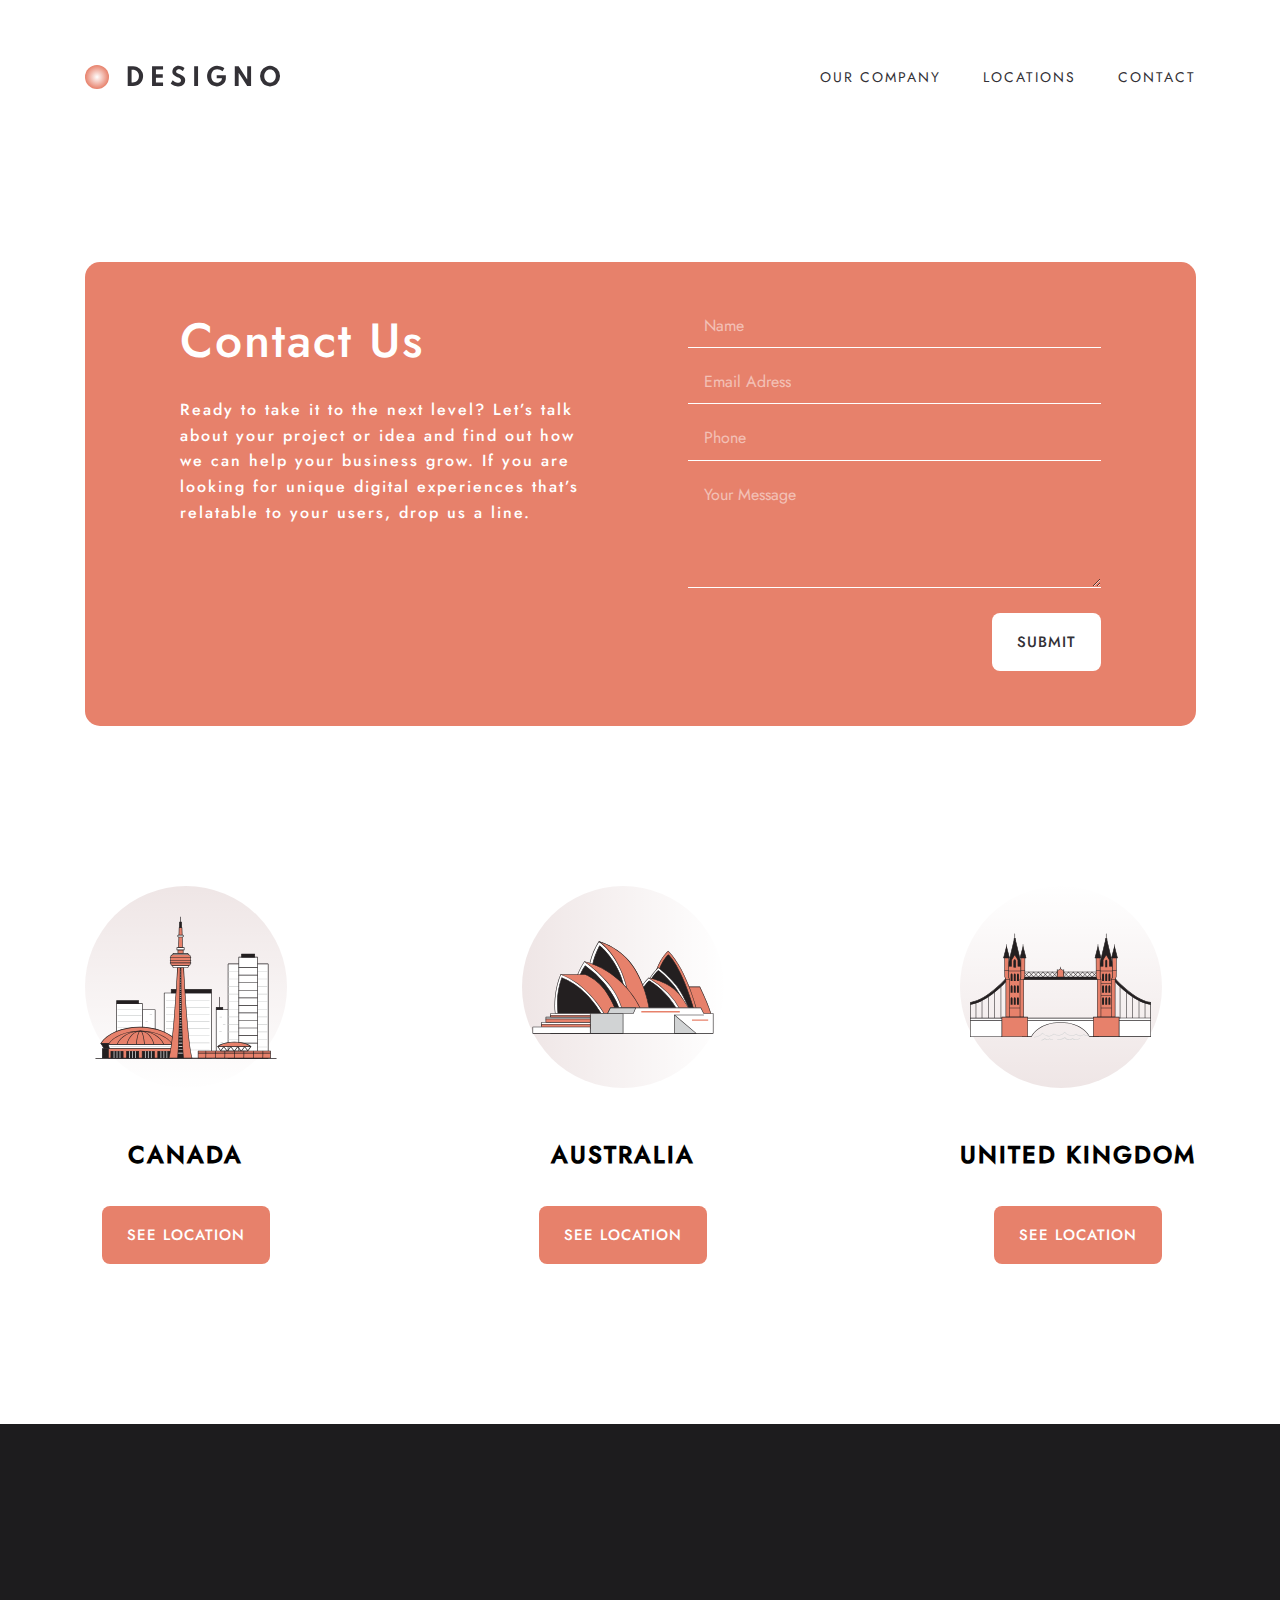
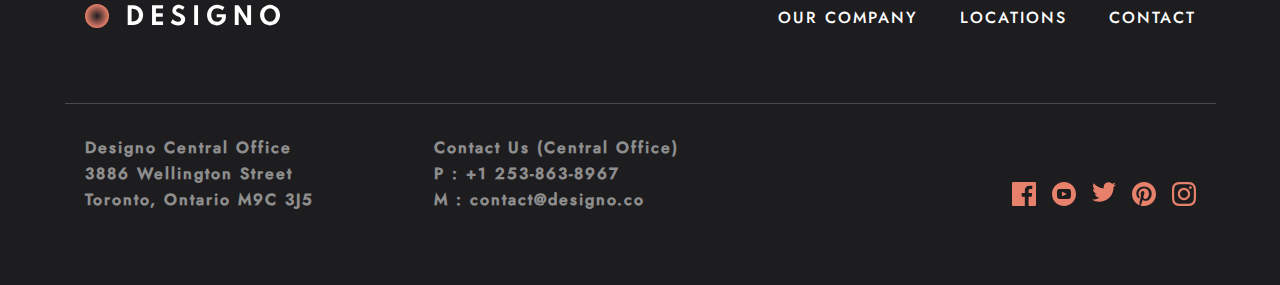
<file: contact.html>
<!DOCTYPE html>
<html lang="en">
  <head>
    <meta charset="UTF-8" />
    <meta name="viewport" content="width=device-width, initial-scale=1.0" />
    <title>Contact</title>
    <link rel="stylesheet" href="./css/style.css" />
  </head>
  <body>
    <!-- HEADER START -->
    <header class="header">
      <div class="header__container container">
        <a class="site-logo" href="./index.html">
          <img
            class="site-logo__image"
            src="./images/site-logo.svg"
            alt="site-logo__image"
          />
        </a>

        <!-- NAVBAR -->
        <nav class="sitenav">
          <ul class="sitenav__list">
            <li class="sitenav__item">
              <a class="sitenav__link" href="./about-us.html">OUR COMPANY</a>
            </li>
            <li class="sitenav__item">
              <a class="sitenav__link" href="./location.html">LOCATIONS</a>
            </li>
            <li class="sitenav__item">
              <a class="sitenav__link" href="#">CONTACT</a>
            </li>
          </ul>
        </nav>
      </div>
    </header>
    <!-- HEADER END -->

    <!--MAIN START   -->
    <main class="main">
      <div class="main__container container">
        <section class="contact">
          <div class="contact__wrapper">
            <div class="contact__info">
              <h1 class="contact__info__title">Contact Us</h1>
              <p class="contact__info__desc">
                Ready to take it to the next level? Let’s talk about your
                project or idea and find out how we can help your business grow.
                If you are looking for unique digital experiences that’s
                relatable to your users, drop us a line.
              </p>
            </div>
            <form action="" class="contact__form">
              <input
                class="contact__form__input"
                type="text"
                placeholder="Name"
              />
              <input
                class="contact__form__input"
                type="text"
                placeholder="Email Adress"
              />
              <input
                class="contact__form__input"
                type="text"
                placeholder="Phone"
              />
              <textarea
                class="contact__form__textarea"
                name=""
                id=""
                cols="30"
                rows="10"
                placeholder="Your Message"
              ></textarea>
              <div class="contact__form__wrapper">
                <button class="white__btn btn">SUBMIT</button>
              </div>
            </form>
          </div>
        </section>

        <div class="contact__map">
          <div class="location-map">
            <div class="location__map1">
              <img class="location__map__img" src="./images/location_map_one.svg" alt="">

              <h2 class="location__title">CANADA</h2>
              <a href="./location.html">
                <button class="peach__btn btn">SEE LOCATION</button>
              </a>
            </div>
            
            <div class="location__map2">
              <img class="location__map__img" src="./images/location_map_second.svg" alt="">

              <h2 class="location__title">AUSTRALIA</h2>
              <a href="./location.html">
                <button class="peach__btn btn">SEE LOCATION</button>
              </a>
            </div>

            <div class="location__map3">
              <img class="location__map__img" src="./images/location_map_third.svg" alt="">

              <h2 class="location__title">UNITED KINGDOM</h2>
              <a href="./location.html">
                <button class="peach__btn btn">SEE LOCATION</button>
              </a>
            </div>
          </div>
        </div>
      </div>
    </main>
    <!--MAIN END  -->

    <!-- FOOTER START -->
    <footer class="footer">
      <div class="footer__container container">
        <a class="site-logo" href="./index.html">
          <img
            class="site-logo__image"
            src="./images/site-logo-white.svg"
            alt="site-logo__image"
          />
        </a>

        <!-- NAVBAR -->
        <nav class="sitenav">
          <ul class="sitenav__list">
            <li class="sitenav__item">
              <a class="footer__sitenav__link" href="./about-us.html"
                >OUR COMPANY</a
              >
            </li>
            <li class="sitenav__item">
              <a class="footer__sitenav__link" href="./location.html"
                >LOCATIONS</a
              >
            </li>
            <li class="sitenav__item">
              <a class="footer__sitenav__link" href="./contact.html">CONTACT</a>
            </li>
          </ul>
        </nav>
      </div>
      <div class="footer__wrapper__container container">
        <div class="footer__text">
          <div class="first__description">
            Designo Central Office <br />
            3886 Wellington Street <br />
            Toronto, Ontario M9C 3J5
          </div>
          <div class="second__description">
            Contact Us (Central Office) <br />
            P : +1 253-863-8967 <br />
            M : contact@designo.co
          </div>
        </div>
        <div class="footer__social__wrapper">
          <ul class="footer__social__list">
            <li class="footer__social__item">
              <a href=""
                ><svg
                  xmlns="http://www.w3.org/2000/svg"
                  width="24"
                  height="24"
                  viewBox="0 0 24 24"
                  fill="none"
                >
                  <path
                    d="M22.675 0H1.325C0.593 0 0 0.593 0 1.325V22.676C0 23.407 0.593 24 1.325 24H12.82V14.706H9.692V11.084H12.82V8.413C12.82 5.313 14.713 3.625 17.479 3.625C18.804 3.625 19.942 3.724 20.274 3.768V7.008L18.356 7.009C16.852 7.009 16.561 7.724 16.561 8.772V11.085H20.148L19.681 14.707H16.561V24H22.677C23.407 24 24 23.407 24 22.675V1.325C24 0.593 23.407 0 22.675 0Z"
                    fill="#E7816B"
                  /></svg
              ></a>
            </li>
            <li class="footer__social__item">
              <a href=""
                ><svg
                  xmlns="http://www.w3.org/2000/svg"
                  width="24"
                  height="24"
                  viewBox="0 0 24 24"
                  fill="none"
                >
                  <path
                    fill-rule="evenodd"
                    clip-rule="evenodd"
                    d="M12 0C5.373 0 0 5.373 0 12C0 18.627 5.373 24 12 24C18.627 24 24 18.627 24 12C24 5.373 18.627 0 12 0ZM16.441 16.892C14.339 17.036 9.657 17.036 7.558 16.892C5.282 16.736 5.017 15.622 5 12C5.017 8.371 5.285 7.264 7.558 7.108C9.657 6.964 14.34 6.964 16.441 7.108C18.718 7.264 18.982 8.378 19 12C18.982 15.629 18.715 16.736 16.441 16.892ZM14.917 11.996L10 9.658V14.342L14.917 11.996Z"
                    fill="#E7816B"
                  /></svg
              ></a>
            </li>
            <li class="footer__social__item">
              <a href=""
                ><svg
                  xmlns="http://www.w3.org/2000/svg"
                  width="24"
                  height="20"
                  viewBox="0 0 24 20"
                  fill="none"
                >
                  <path
                    d="M24 2.55705C23.117 2.94905 22.168 3.21305 21.172 3.33205C22.189 2.72305 22.97 1.75805 23.337 0.608047C22.386 1.17205 21.332 1.58205 20.21 1.80305C19.313 0.846047 18.032 0.248047 16.616 0.248047C13.437 0.248047 11.101 3.21405 11.819 6.29305C7.728 6.08805 4.1 4.12805 1.671 1.14905C0.381 3.36205 1.002 6.25705 3.194 7.72305C2.388 7.69705 1.628 7.47605 0.965 7.10705C0.911 9.38805 2.546 11.522 4.914 11.997C4.221 12.185 3.462 12.229 2.69 12.081C3.316 14.037 5.134 15.46 7.29 15.5C5.22 17.123 2.612 17.848 0 17.54C2.179 18.937 4.768 19.752 7.548 19.752C16.69 19.752 21.855 12.031 21.543 5.10605C22.505 4.41105 23.34 3.54405 24 2.55705Z"
                    fill="#E7816B"
                  /></svg
              ></a>
            </li>
            <li class="footer__social__item">
              <a href=""
                ><svg
                  xmlns="http://www.w3.org/2000/svg"
                  width="24"
                  height="24"
                  viewBox="0 0 24 24"
                  fill="none"
                >
                  <path
                    d="M12 0C5.373 0 0 5.372 0 12C0 17.084 3.163 21.426 7.627 23.174C7.522 22.225 7.427 20.769 7.669 19.733C7.887 18.796 9.076 13.768 9.076 13.768C9.076 13.768 8.717 13.049 8.717 11.986C8.717 10.318 9.684 9.072 10.888 9.072C11.911 9.072 12.406 9.841 12.406 10.762C12.406 11.791 11.751 13.33 11.412 14.757C11.129 15.951 12.011 16.926 13.189 16.926C15.322 16.926 16.961 14.677 16.961 11.431C16.961 8.558 14.897 6.549 11.949 6.549C8.535 6.549 6.531 9.11 6.531 11.756C6.531 12.787 6.928 13.894 7.424 14.494C7.522 14.613 7.536 14.718 7.507 14.839L7.174 16.199C7.121 16.419 7 16.466 6.772 16.36C5.273 15.662 4.336 13.471 4.336 11.711C4.336 7.926 7.086 4.449 12.265 4.449C16.428 4.449 19.663 7.416 19.663 11.38C19.663 15.516 17.056 18.844 13.436 18.844C12.22 18.844 11.077 18.213 10.686 17.466L9.938 20.319C9.667 21.362 8.936 22.669 8.446 23.465C9.57 23.812 10.763 24 12 24C18.627 24 24 18.627 24 12C24 5.372 18.627 0 12 0Z"
                    fill="#E7816B"
                  /></svg
              ></a>
            </li>
            <li class="footer__social__item">
              <a href=""
                ><svg
                  xmlns="http://www.w3.org/2000/svg"
                  width="24"
                  height="24"
                  viewBox="0 0 24 24"
                  fill="none"
                >
                  <path
                    fill-rule="evenodd"
                    clip-rule="evenodd"
                    d="M12 0C8.741 0 8.333 0.014 7.053 0.072C2.695 0.272 0.273 2.69 0.073 7.052C0.014 8.333 0 8.741 0 12C0 15.259 0.014 15.668 0.072 16.948C0.272 21.306 2.69 23.728 7.052 23.928C8.333 23.986 8.741 24 12 24C15.259 24 15.668 23.986 16.948 23.928C21.302 23.728 23.73 21.31 23.927 16.948C23.986 15.668 24 15.259 24 12C24 8.741 23.986 8.333 23.928 7.053C23.732 2.699 21.311 0.273 16.949 0.073C15.668 0.014 15.259 0 12 0ZM12 2.163C15.204 2.163 15.584 2.175 16.85 2.233C20.102 2.381 21.621 3.924 21.769 7.152C21.827 8.417 21.838 8.797 21.838 12.001C21.838 15.206 21.826 15.585 21.769 16.85C21.62 20.075 20.105 21.621 16.85 21.769C15.584 21.827 15.206 21.839 12 21.839C8.796 21.839 8.416 21.827 7.151 21.769C3.891 21.62 2.38 20.07 2.232 16.849C2.174 15.584 2.162 15.205 2.162 12C2.162 8.796 2.175 8.417 2.232 7.151C2.381 3.924 3.896 2.38 7.151 2.232C8.417 2.175 8.796 2.163 12 2.163ZM5.838 12C5.838 8.597 8.597 5.838 12 5.838C15.403 5.838 18.162 8.597 18.162 12C18.162 15.404 15.403 18.163 12 18.163C8.597 18.163 5.838 15.403 5.838 12ZM12 16C9.791 16 8 14.21 8 12C8 9.791 9.791 8 12 8C14.209 8 16 9.791 16 12C16 14.21 14.209 16 12 16ZM16.965 5.595C16.965 4.8 17.61 4.155 18.406 4.155C19.201 4.155 19.845 4.8 19.845 5.595C19.845 6.39 19.201 7.035 18.406 7.035C17.61 7.035 16.965 6.39 16.965 5.595Z"
                    fill="#E7816B"
                  /></svg
              ></a>
            </li>
          </ul>
        </div>
      </div>
    </footer>
    <!-- FOOTER END -->
  </body>
</html>
</file>
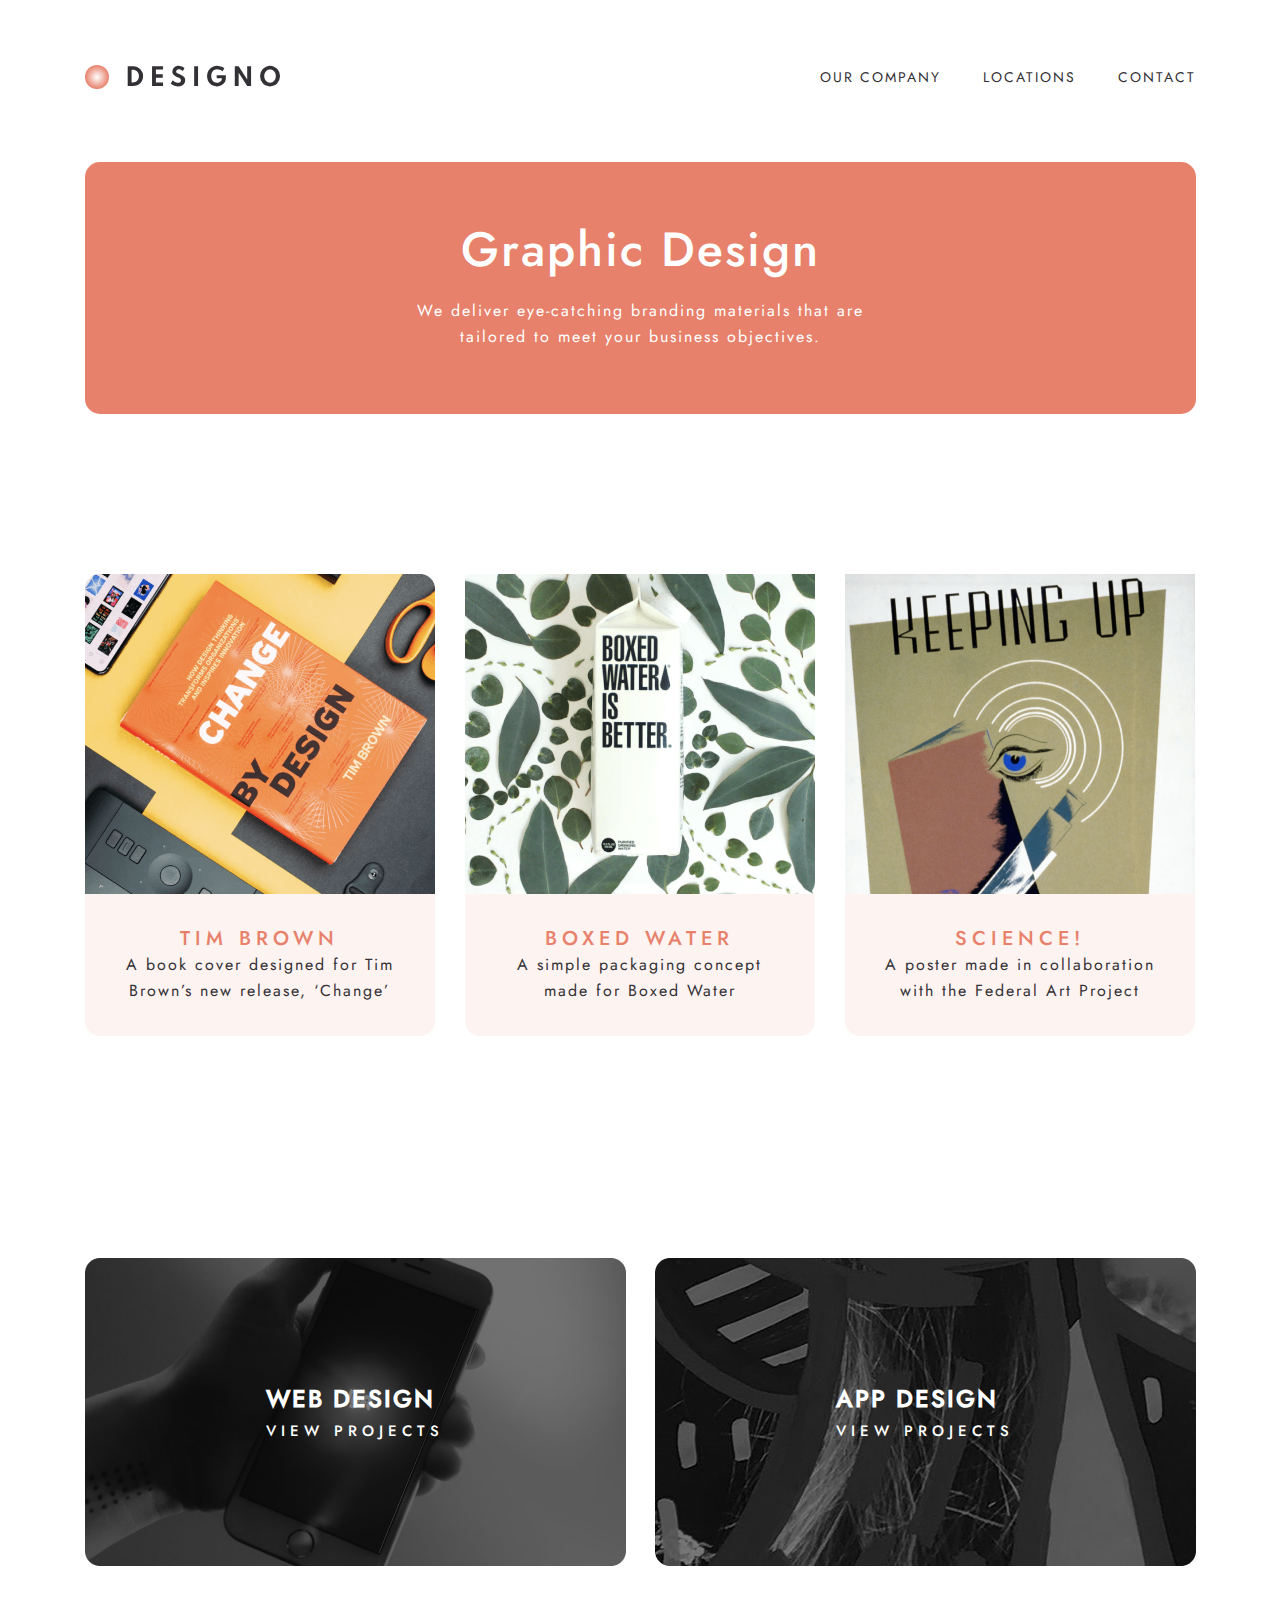
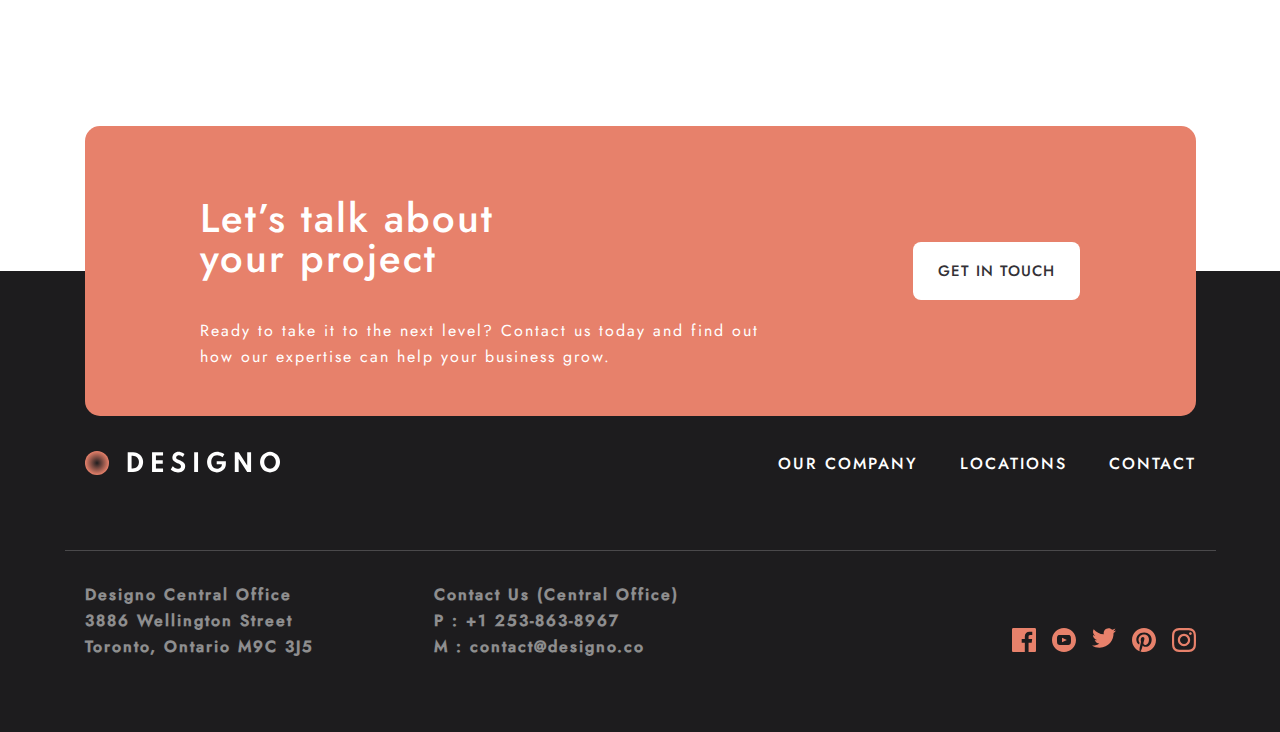
<file: graphic-design.html>
<!DOCTYPE html>
<html lang="en">
  <head>
    <meta charset="UTF-8" />
    <meta name="viewport" content="width=device-width, initial-scale=1.0" />
    <title>Graphic-design</title>
    <link rel="stylesheet" href="./css/style.css" />
  </head>
  <body>
    <!-- HEADER START -->
    <header class="header">
      <div class="header__container container">
        <a class="site-logo" href="./index.html">
          <img
            class="site-logo__image"
            src="./images/site-logo.svg"
            alt="site-logo__image"
          />
        </a>

        <!-- NAVBAR -->
        <nav class="sitenav">
          <ul class="sitenav__list">
            <li class="sitenav__item">
              <a class="sitenav__link" href="./about-us.html">OUR COMPANY</a>
            </li>
            <li class="sitenav__item">
              <a class="sitenav__link" href="./location.html">LOCATIONS</a>
            </li>
            <li class="sitenav__item">
              <a class="sitenav__link" href="./contact.html">CONTACT</a>
            </li>
          </ul>
        </nav>
      </div>
    </header>
    <!-- HEADER END -->

    <!-- MAIN START -->
    <main class="main">
      <div class="main__container container">
        <div class="web__hero">
          <div class="web__hero__content">
            <h1 class="web__hero__title">Graphic Design</h1>
            <p class="web__hero__description">
              We deliver eye-catching branding materials that are <br />
              tailored to meet your business objectives.
            </p>
          </div>
        </div>

        <div class="main__image">
          <div class="express__img">
            <img src="./images/grap-design__img1.png" alt="express__img" />
            <div class="express__content">
              <h2 class="express__title">TIM BROWN</h2>
              <p class="express__description">
                A book cover designed for Tim Brown’s new release, ‘Change’
              </p>
            </div>
          </div>

          <div class="express__img">
            <img src="./images/grap-design__img2.png" alt="express__img" />
            <div class="express__content">
              <h2 class="express__title">BOXED WATER</h2>
              <p class="express__description">
                A simple packaging concept made for Boxed Water
              </p>
            </div>
          </div>

          <div class="express__img">
            <img src="./images/grap-design__img3.png" alt="express__img" />
            <div class="express__content">
              <h2 class="express__title">SCIENCE!</h2>
              <p class="express__description">
                A poster made in collaboration with the Federal Art Project
              </p>
            </div>
          </div>
        </div>
        <div class="card__grid__wrapper">
        <div class="card-grid__card">
          <img
            src="images/app-design.jpg"
            alt="Web desing"
            width="541"
            height="308"
          />
          <div class="card-grid__content">
            <h2 class="card-grid__title">WEB DESIGN</h2>
            <a href="./web-design.html" class="card-grid__link"
              >VIEW PROJECTS</a
            >
          </div>
        </div>
        <div class="card-grid__card">
          <img
            src="./images/graphic-design.png"
            alt="Web desing"
            width="541"
            height="308"
          />
          <div class="card-grid__content">
            <h2 class="card-grid__title">APP DESIGN</h2>
            <a href="./app-design.html" class="card-grid__link"
              >VIEW PROJECTS</a
            >
          </div>
        </div>
      </div>

      <section class="main__end__wrapper container">
        <div class="main__content">
          <div class="main__text">
            <h2 class="main__title">Let’s talk about your project</h2>
            <p class="main__description">
              Ready to take it to the next level? Contact us today and find out
              <br />
              how our expertise can help your business grow.
            </p>
          </div>
          <div class="main__end__button">
            <button class="white__btn btn">Get in touch</button>
          </div>
        </div>
      </section>
    </main>
    <!-- MAIN END -->

    <!-- FOOTER START -->
    <footer class="footer">
      <div class="footer__container container">
        <a class="site-logo" href="./index.html">
          <img
            class="site-logo__image"
            src="./images/site-logo-white.svg"
            alt="site-logo__image"
          />
        </a>

        <!-- NAVBAR -->
        <nav class="sitenav">
          <ul class="sitenav__list">
            <li class="sitenav__item">
              <a class="footer__sitenav__link" href="./about-us.html"
                >OUR COMPANY</a
              >
            </li>
            <li class="sitenav__item">
              <a class="footer__sitenav__link" href="./location.html"
                >LOCATIONS</a
              >
            </li>
            <li class="sitenav__item">
              <a class="footer__sitenav__link" href="./contact.html">CONTACT</a>
            </li>
          </ul>
        </nav>
      </div>
      <div class="footer__wrapper__container container">
        <div class="footer__text">
          <div class="first__description">
            Designo Central Office <br />
            3886 Wellington Street <br />
            Toronto, Ontario M9C 3J5
          </div>
          <div class="second__description">
            Contact Us (Central Office) <br />
            P : +1 253-863-8967 <br />
            M : contact@designo.co
          </div>
        </div>
        <div class="footer__social__wrapper">
          <ul class="footer__social__list">
            <li class="footer__social__item">
              <a href=""
                ><svg
                  xmlns="http://www.w3.org/2000/svg"
                  width="24"
                  height="24"
                  viewBox="0 0 24 24"
                  fill="none"
                >
                  <path
                    d="M22.675 0H1.325C0.593 0 0 0.593 0 1.325V22.676C0 23.407 0.593 24 1.325 24H12.82V14.706H9.692V11.084H12.82V8.413C12.82 5.313 14.713 3.625 17.479 3.625C18.804 3.625 19.942 3.724 20.274 3.768V7.008L18.356 7.009C16.852 7.009 16.561 7.724 16.561 8.772V11.085H20.148L19.681 14.707H16.561V24H22.677C23.407 24 24 23.407 24 22.675V1.325C24 0.593 23.407 0 22.675 0Z"
                    fill="#E7816B"
                  /></svg
              ></a>
            </li>
            <li class="footer__social__item">
              <a href=""
                ><svg
                  xmlns="http://www.w3.org/2000/svg"
                  width="24"
                  height="24"
                  viewBox="0 0 24 24"
                  fill="none"
                >
                  <path
                    fill-rule="evenodd"
                    clip-rule="evenodd"
                    d="M12 0C5.373 0 0 5.373 0 12C0 18.627 5.373 24 12 24C18.627 24 24 18.627 24 12C24 5.373 18.627 0 12 0ZM16.441 16.892C14.339 17.036 9.657 17.036 7.558 16.892C5.282 16.736 5.017 15.622 5 12C5.017 8.371 5.285 7.264 7.558 7.108C9.657 6.964 14.34 6.964 16.441 7.108C18.718 7.264 18.982 8.378 19 12C18.982 15.629 18.715 16.736 16.441 16.892ZM14.917 11.996L10 9.658V14.342L14.917 11.996Z"
                    fill="#E7816B"
                  /></svg
              ></a>
            </li>
            <li class="footer__social__item">
              <a href=""
                ><svg
                  xmlns="http://www.w3.org/2000/svg"
                  width="24"
                  height="20"
                  viewBox="0 0 24 20"
                  fill="none"
                >
                  <path
                    d="M24 2.55705C23.117 2.94905 22.168 3.21305 21.172 3.33205C22.189 2.72305 22.97 1.75805 23.337 0.608047C22.386 1.17205 21.332 1.58205 20.21 1.80305C19.313 0.846047 18.032 0.248047 16.616 0.248047C13.437 0.248047 11.101 3.21405 11.819 6.29305C7.728 6.08805 4.1 4.12805 1.671 1.14905C0.381 3.36205 1.002 6.25705 3.194 7.72305C2.388 7.69705 1.628 7.47605 0.965 7.10705C0.911 9.38805 2.546 11.522 4.914 11.997C4.221 12.185 3.462 12.229 2.69 12.081C3.316 14.037 5.134 15.46 7.29 15.5C5.22 17.123 2.612 17.848 0 17.54C2.179 18.937 4.768 19.752 7.548 19.752C16.69 19.752 21.855 12.031 21.543 5.10605C22.505 4.41105 23.34 3.54405 24 2.55705Z"
                    fill="#E7816B"
                  /></svg
              ></a>
            </li>
            <li class="footer__social__item">
              <a href=""
                ><svg
                  xmlns="http://www.w3.org/2000/svg"
                  width="24"
                  height="24"
                  viewBox="0 0 24 24"
                  fill="none"
                >
                  <path
                    d="M12 0C5.373 0 0 5.372 0 12C0 17.084 3.163 21.426 7.627 23.174C7.522 22.225 7.427 20.769 7.669 19.733C7.887 18.796 9.076 13.768 9.076 13.768C9.076 13.768 8.717 13.049 8.717 11.986C8.717 10.318 9.684 9.072 10.888 9.072C11.911 9.072 12.406 9.841 12.406 10.762C12.406 11.791 11.751 13.33 11.412 14.757C11.129 15.951 12.011 16.926 13.189 16.926C15.322 16.926 16.961 14.677 16.961 11.431C16.961 8.558 14.897 6.549 11.949 6.549C8.535 6.549 6.531 9.11 6.531 11.756C6.531 12.787 6.928 13.894 7.424 14.494C7.522 14.613 7.536 14.718 7.507 14.839L7.174 16.199C7.121 16.419 7 16.466 6.772 16.36C5.273 15.662 4.336 13.471 4.336 11.711C4.336 7.926 7.086 4.449 12.265 4.449C16.428 4.449 19.663 7.416 19.663 11.38C19.663 15.516 17.056 18.844 13.436 18.844C12.22 18.844 11.077 18.213 10.686 17.466L9.938 20.319C9.667 21.362 8.936 22.669 8.446 23.465C9.57 23.812 10.763 24 12 24C18.627 24 24 18.627 24 12C24 5.372 18.627 0 12 0Z"
                    fill="#E7816B"
                  /></svg
              ></a>
            </li>
            <li class="footer__social__item">
              <a href=""
                ><svg
                  xmlns="http://www.w3.org/2000/svg"
                  width="24"
                  height="24"
                  viewBox="0 0 24 24"
                  fill="none"
                >
                  <path
                    fill-rule="evenodd"
                    clip-rule="evenodd"
                    d="M12 0C8.741 0 8.333 0.014 7.053 0.072C2.695 0.272 0.273 2.69 0.073 7.052C0.014 8.333 0 8.741 0 12C0 15.259 0.014 15.668 0.072 16.948C0.272 21.306 2.69 23.728 7.052 23.928C8.333 23.986 8.741 24 12 24C15.259 24 15.668 23.986 16.948 23.928C21.302 23.728 23.73 21.31 23.927 16.948C23.986 15.668 24 15.259 24 12C24 8.741 23.986 8.333 23.928 7.053C23.732 2.699 21.311 0.273 16.949 0.073C15.668 0.014 15.259 0 12 0ZM12 2.163C15.204 2.163 15.584 2.175 16.85 2.233C20.102 2.381 21.621 3.924 21.769 7.152C21.827 8.417 21.838 8.797 21.838 12.001C21.838 15.206 21.826 15.585 21.769 16.85C21.62 20.075 20.105 21.621 16.85 21.769C15.584 21.827 15.206 21.839 12 21.839C8.796 21.839 8.416 21.827 7.151 21.769C3.891 21.62 2.38 20.07 2.232 16.849C2.174 15.584 2.162 15.205 2.162 12C2.162 8.796 2.175 8.417 2.232 7.151C2.381 3.924 3.896 2.38 7.151 2.232C8.417 2.175 8.796 2.163 12 2.163ZM5.838 12C5.838 8.597 8.597 5.838 12 5.838C15.403 5.838 18.162 8.597 18.162 12C18.162 15.404 15.403 18.163 12 18.163C8.597 18.163 5.838 15.403 5.838 12ZM12 16C9.791 16 8 14.21 8 12C8 9.791 9.791 8 12 8C14.209 8 16 9.791 16 12C16 14.21 14.209 16 12 16ZM16.965 5.595C16.965 4.8 17.61 4.155 18.406 4.155C19.201 4.155 19.845 4.8 19.845 5.595C19.845 6.39 19.201 7.035 18.406 7.035C17.61 7.035 16.965 6.39 16.965 5.595Z"
                    fill="#E7816B"
                  /></svg
              ></a>
            </li>
          </ul>
        </div>
      </div>
    </footer>
    <!-- FOOTER END -->
  </body>
</html>
</file>
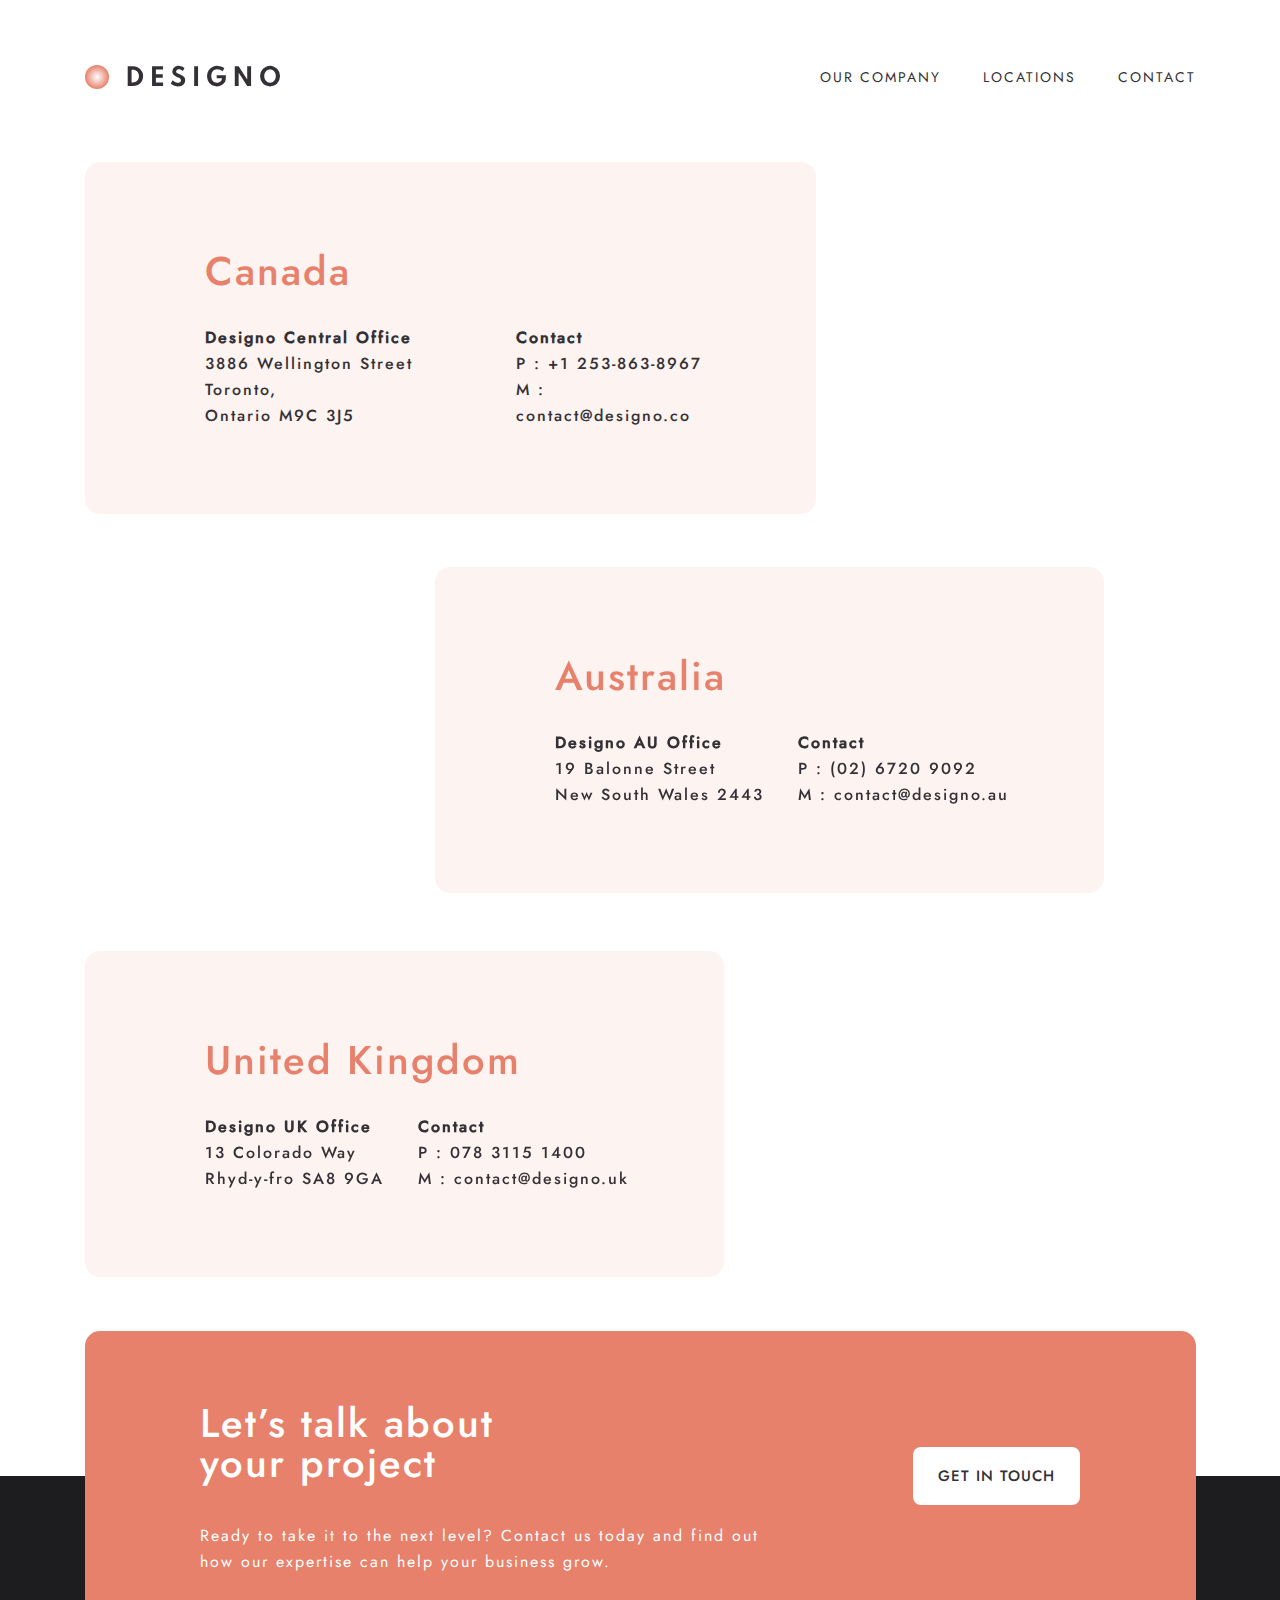
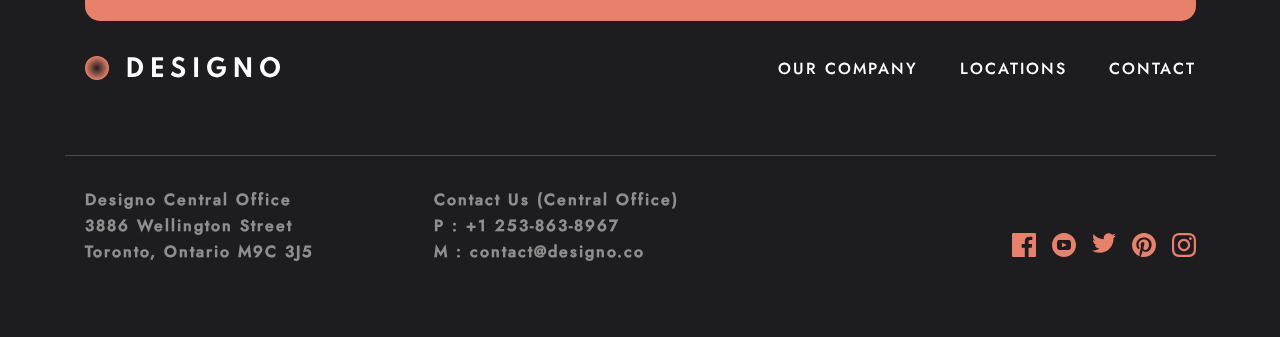
<file: location.html>
<!DOCTYPE html>
<html lang="en">
  <head>
    <meta charset="UTF-8" />
    <meta name="viewport" content="width=device-width, initial-scale=1.0" />
    <title>Location</title>
    <link rel="stylesheet" href="./css/style.css" />
  </head>
  <body>
    <!-- HEADER START -->
    <header class="header">
      <div class="header__container container">
        <a class="site-logo" href="./index.html">
          <img
            class="site-logo__image"
            src="./images/site-logo.svg"
            alt="site-logo__image"
          />
        </a>

        <!-- NAVBAR -->
        <nav class="sitenav">
          <ul class="sitenav__list">
            <li class="sitenav__item">
              <a class="sitenav__link" href="./about-us.html">OUR COMPANY</a>
            </li>
            <li class="sitenav__item">
              <a class="sitenav__link" href="#">LOCATIONS</a>
            </li>
            <li class="sitenav__item">
              <a class="sitenav__link" href="./contact.html">CONTACT</a>
            </li>
          </ul>
        </nav>
      </div>
    </header>
    <!-- HEADER END -->

    <main class="main">
      <div class="main__container container">
        <div class="main__contact-list">
          <div class="contact__content">
            <h2 class="contact__title">Canada</h2>
            <div class="contact__paragraph-wrapper">
              <p class="contact__first-description">
                <strong class="strong"> Designo Central Office</strong> <br />
                3886 Wellington Street Toronto, <br />
                Ontario M9C 3J5
              </p>
              <p class="contact__second-description">
                <strong class="strong">Contact</strong> <br />
                P : +1 253-863-8967 <br />
                M : contact@designo.co
              </p>
            </div>
          </div>
          <div class="maps">
            <iframe
              class="ifrem__maps"
              width="350"
              height="326"
              src="https://www.google.com/maps/embed?pb=!1m18!1m12!1m3!1d43030429.56165194!2d-135.66835062926856!3d48.832099987541135!2m3!1f0!2f0!3f0!3m2!1i1024!2i768!4f13.1!3m3!1m2!1s0x4b0d03d337cc6ad9%3A0x9968b72aa2438fa5!2sCanada!5e0!3m2!1sen!2s!4v1692533989351!5m2!1sen!2s"
              width="600"
              height="450"
              style="border: 0"
              allowfullscreen=""
              loading="lazy"
              referrerpolicy="no-referrer-when-downgrade"
            ></iframe>
          </div>
        </div>

        <div class="main__contact-list">
          <div class="maps">
            <iframe
              class="ifrem__maps"
              width="350"
              height="326"
              src="https://www.google.com/maps/embed?pb=!1m18!1m12!1m3!1d19428276.149206195!2d-26.44409118014608!3d53.52891920541267!2m3!1f0!2f0!3f0!3m2!1i1024!2i768!4f13.1!3m3!1m2!1s0x2b2bfd076787c5df%3A0x538267a1955b1352!2sAustralia!5e0!3m2!1sen!2s!4v1692535553252!5m2!1sen!2s"
              width="600"
              height="450"
              style="border: 0"
              allowfullscreen=""
              loading="lazy"
              referrerpolicy="no-referrer-when-downgrade"
            ></iframe>
          </div>
          <div class="contact__content">
            <h2 class="contact__title">Australia</h2>
            <div class="contact__paragraph-wrapper">
              <p class="contact__first-description">
                <strong class="strong"> Designo AU Office</strong> <br />

                19 Balonne Street <br />
                New South Wales 2443
              </p>
              <p class="contact__second-description">
                <strong class="strong">Contact</strong> <br />
                P : (02) 6720 9092 <br />
                M : contact@designo.au
              </p>
            </div>
          </div>
        </div>

        <div class="main__contact-list">
          <div class="contact__content">
            <h2 class="contact__title">United Kingdom</h2>
            <div class="contact__paragraph-wrapper">
              <p class="contact__first-description">
                <strong class="strong"> Designo UK Office</strong> <br />
                13 Colorado Way <br />
                Rhyd-y-fro SA8 9GA
              </p>
              <p class="contact__second-description">
                <strong class="strong">Contact</strong> <br />
                P : 078 3115 1400 <br />
                M : contact@designo.uk
              </p>
            </div>
          </div>
          <div class="maps">
            <iframe
              class="ifrem__maps"
              width="350"
              height="326"
              src="https://www.google.com/maps/embed?pb=!1m18!1m12!1m3!1d19428276.149206195!2d-26.44409118014608!3d53.52891920541267!2m3!1f0!2f0!3f0!3m2!1i1024!2i768!4f13.1!3m3!1m2!1s0x25a3b1142c791a9%3A0xc4f8a0433288257a!2sUnited%20Kingdom!5e0!3m2!1sen!2s!4v1692535411248!5m2!1sen!2s"
              width="600"
              height="450"
              style="border: 0"
              allowfullscreen=""
              loading="lazy"
              referrerpolicy="no-referrer-when-downgrade"
            ></iframe>
          </div>
        </div>

        <section class="main__end__wrapper container">
          <div class="main__content">
            <div class="main__text">
              <h2 class="main__title">Let’s talk about your project</h2>
              <p class="main__description">
                Ready to take it to the next level? Contact us today and find
                out <br />
                how our expertise can help your business grow.
              </p>
            </div>
            <div class="main__end__button">
              <button class="white__btn btn">Get in touch</button>
            </div>
          </div>
        </section>
      </div>
    </main>

    <!-- FOOTER START -->
    <footer class="footer">
      <div class="footer__container container">
        <a class="site-logo" href="./index.html">
          <img
            class="site-logo__image"
            src="./images/site-logo-white.svg"
            alt="site-logo__image"
          />
        </a>

        <!-- NAVBAR -->
        <nav class="sitenav">
          <ul class="sitenav__list">
            <li class="sitenav__item">
              <a class="footer__sitenav__link" href="./about-us.html"
                >OUR COMPANY</a
              >
            </li>
            <li class="sitenav__item">
              <a class="footer__sitenav__link" href="./location.html"
                >LOCATIONS</a
              >
            </li>
            <li class="sitenav__item">
              <a class="footer__sitenav__link" href="./contact.html">CONTACT</a>
            </li>
          </ul>
        </nav>
      </div>
      <div class="footer__wrapper__container container">
        <div class="footer__text">
          <div class="first__description">
            Designo Central Office <br />
            3886 Wellington Street <br />
            Toronto, Ontario M9C 3J5
          </div>
          <div class="second__description">
            Contact Us (Central Office) <br />
            P : +1 253-863-8967 <br />
            M : contact@designo.co
          </div>
        </div>
        <div class="footer__social__wrapper">
          <ul class="footer__social__list">
            <li class="footer__social__item">
              <a href=""
                ><svg
                  xmlns="http://www.w3.org/2000/svg"
                  width="24"
                  height="24"
                  viewBox="0 0 24 24"
                  fill="none"
                >
                  <path
                    d="M22.675 0H1.325C0.593 0 0 0.593 0 1.325V22.676C0 23.407 0.593 24 1.325 24H12.82V14.706H9.692V11.084H12.82V8.413C12.82 5.313 14.713 3.625 17.479 3.625C18.804 3.625 19.942 3.724 20.274 3.768V7.008L18.356 7.009C16.852 7.009 16.561 7.724 16.561 8.772V11.085H20.148L19.681 14.707H16.561V24H22.677C23.407 24 24 23.407 24 22.675V1.325C24 0.593 23.407 0 22.675 0Z"
                    fill="#E7816B"
                  /></svg
              ></a>
            </li>
            <li class="footer__social__item">
              <a href=""
                ><svg
                  xmlns="http://www.w3.org/2000/svg"
                  width="24"
                  height="24"
                  viewBox="0 0 24 24"
                  fill="none"
                >
                  <path
                    fill-rule="evenodd"
                    clip-rule="evenodd"
                    d="M12 0C5.373 0 0 5.373 0 12C0 18.627 5.373 24 12 24C18.627 24 24 18.627 24 12C24 5.373 18.627 0 12 0ZM16.441 16.892C14.339 17.036 9.657 17.036 7.558 16.892C5.282 16.736 5.017 15.622 5 12C5.017 8.371 5.285 7.264 7.558 7.108C9.657 6.964 14.34 6.964 16.441 7.108C18.718 7.264 18.982 8.378 19 12C18.982 15.629 18.715 16.736 16.441 16.892ZM14.917 11.996L10 9.658V14.342L14.917 11.996Z"
                    fill="#E7816B"
                  /></svg
              ></a>
            </li>
            <li class="footer__social__item">
              <a href=""
                ><svg
                  xmlns="http://www.w3.org/2000/svg"
                  width="24"
                  height="20"
                  viewBox="0 0 24 20"
                  fill="none"
                >
                  <path
                    d="M24 2.55705C23.117 2.94905 22.168 3.21305 21.172 3.33205C22.189 2.72305 22.97 1.75805 23.337 0.608047C22.386 1.17205 21.332 1.58205 20.21 1.80305C19.313 0.846047 18.032 0.248047 16.616 0.248047C13.437 0.248047 11.101 3.21405 11.819 6.29305C7.728 6.08805 4.1 4.12805 1.671 1.14905C0.381 3.36205 1.002 6.25705 3.194 7.72305C2.388 7.69705 1.628 7.47605 0.965 7.10705C0.911 9.38805 2.546 11.522 4.914 11.997C4.221 12.185 3.462 12.229 2.69 12.081C3.316 14.037 5.134 15.46 7.29 15.5C5.22 17.123 2.612 17.848 0 17.54C2.179 18.937 4.768 19.752 7.548 19.752C16.69 19.752 21.855 12.031 21.543 5.10605C22.505 4.41105 23.34 3.54405 24 2.55705Z"
                    fill="#E7816B"
                  /></svg
              ></a>
            </li>
            <li class="footer__social__item">
              <a href=""
                ><svg
                  xmlns="http://www.w3.org/2000/svg"
                  width="24"
                  height="24"
                  viewBox="0 0 24 24"
                  fill="none"
                >
                  <path
                    d="M12 0C5.373 0 0 5.372 0 12C0 17.084 3.163 21.426 7.627 23.174C7.522 22.225 7.427 20.769 7.669 19.733C7.887 18.796 9.076 13.768 9.076 13.768C9.076 13.768 8.717 13.049 8.717 11.986C8.717 10.318 9.684 9.072 10.888 9.072C11.911 9.072 12.406 9.841 12.406 10.762C12.406 11.791 11.751 13.33 11.412 14.757C11.129 15.951 12.011 16.926 13.189 16.926C15.322 16.926 16.961 14.677 16.961 11.431C16.961 8.558 14.897 6.549 11.949 6.549C8.535 6.549 6.531 9.11 6.531 11.756C6.531 12.787 6.928 13.894 7.424 14.494C7.522 14.613 7.536 14.718 7.507 14.839L7.174 16.199C7.121 16.419 7 16.466 6.772 16.36C5.273 15.662 4.336 13.471 4.336 11.711C4.336 7.926 7.086 4.449 12.265 4.449C16.428 4.449 19.663 7.416 19.663 11.38C19.663 15.516 17.056 18.844 13.436 18.844C12.22 18.844 11.077 18.213 10.686 17.466L9.938 20.319C9.667 21.362 8.936 22.669 8.446 23.465C9.57 23.812 10.763 24 12 24C18.627 24 24 18.627 24 12C24 5.372 18.627 0 12 0Z"
                    fill="#E7816B"
                  /></svg
              ></a>
            </li>
            <li class="footer__social__item">
              <a href=""
                ><svg
                  xmlns="http://www.w3.org/2000/svg"
                  width="24"
                  height="24"
                  viewBox="0 0 24 24"
                  fill="none"
                >
                  <path
                    fill-rule="evenodd"
                    clip-rule="evenodd"
                    d="M12 0C8.741 0 8.333 0.014 7.053 0.072C2.695 0.272 0.273 2.69 0.073 7.052C0.014 8.333 0 8.741 0 12C0 15.259 0.014 15.668 0.072 16.948C0.272 21.306 2.69 23.728 7.052 23.928C8.333 23.986 8.741 24 12 24C15.259 24 15.668 23.986 16.948 23.928C21.302 23.728 23.73 21.31 23.927 16.948C23.986 15.668 24 15.259 24 12C24 8.741 23.986 8.333 23.928 7.053C23.732 2.699 21.311 0.273 16.949 0.073C15.668 0.014 15.259 0 12 0ZM12 2.163C15.204 2.163 15.584 2.175 16.85 2.233C20.102 2.381 21.621 3.924 21.769 7.152C21.827 8.417 21.838 8.797 21.838 12.001C21.838 15.206 21.826 15.585 21.769 16.85C21.62 20.075 20.105 21.621 16.85 21.769C15.584 21.827 15.206 21.839 12 21.839C8.796 21.839 8.416 21.827 7.151 21.769C3.891 21.62 2.38 20.07 2.232 16.849C2.174 15.584 2.162 15.205 2.162 12C2.162 8.796 2.175 8.417 2.232 7.151C2.381 3.924 3.896 2.38 7.151 2.232C8.417 2.175 8.796 2.163 12 2.163ZM5.838 12C5.838 8.597 8.597 5.838 12 5.838C15.403 5.838 18.162 8.597 18.162 12C18.162 15.404 15.403 18.163 12 18.163C8.597 18.163 5.838 15.403 5.838 12ZM12 16C9.791 16 8 14.21 8 12C8 9.791 9.791 8 12 8C14.209 8 16 9.791 16 12C16 14.21 14.209 16 12 16ZM16.965 5.595C16.965 4.8 17.61 4.155 18.406 4.155C19.201 4.155 19.845 4.8 19.845 5.595C19.845 6.39 19.201 7.035 18.406 7.035C17.61 7.035 16.965 6.39 16.965 5.595Z"
                    fill="#E7816B"
                  /></svg
              ></a>
            </li>
          </ul>
        </div>
      </div>
    </footer>
    <!-- FOOTER END -->
  </body>
</html>
</file>
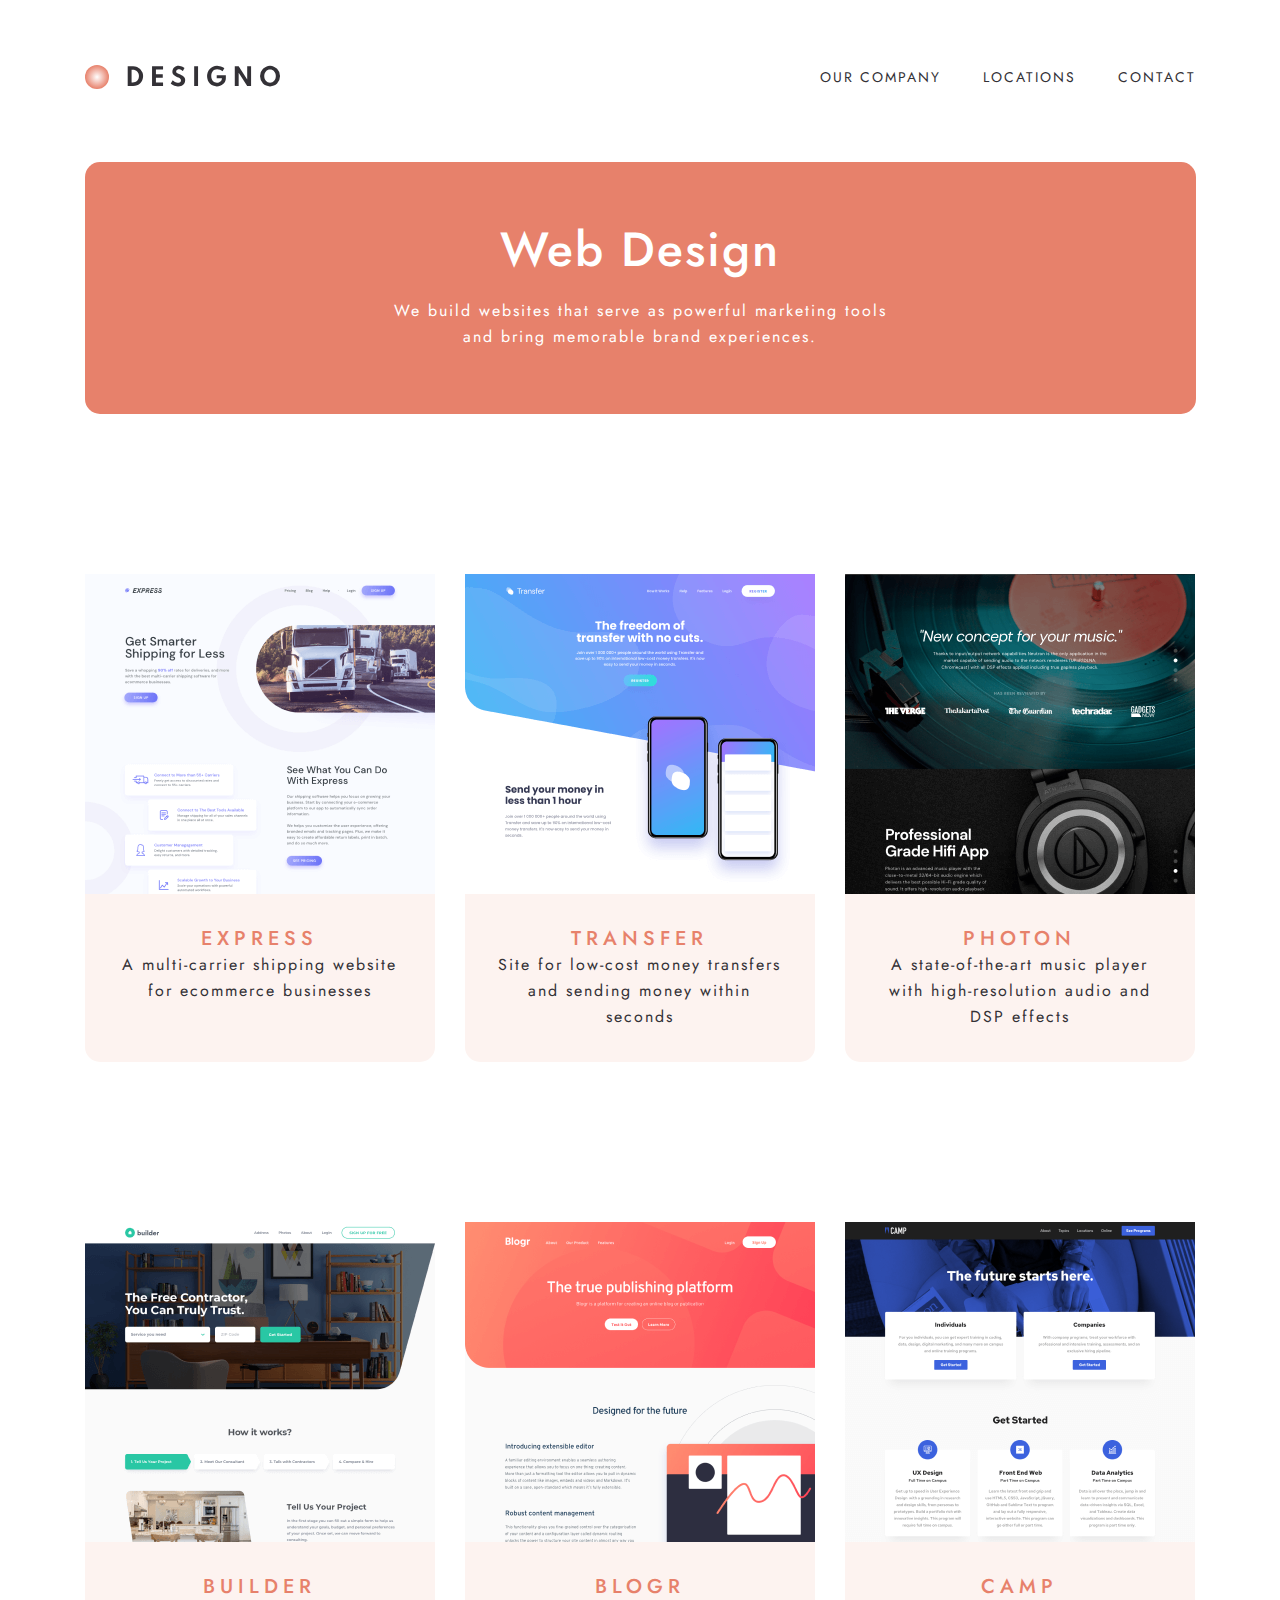
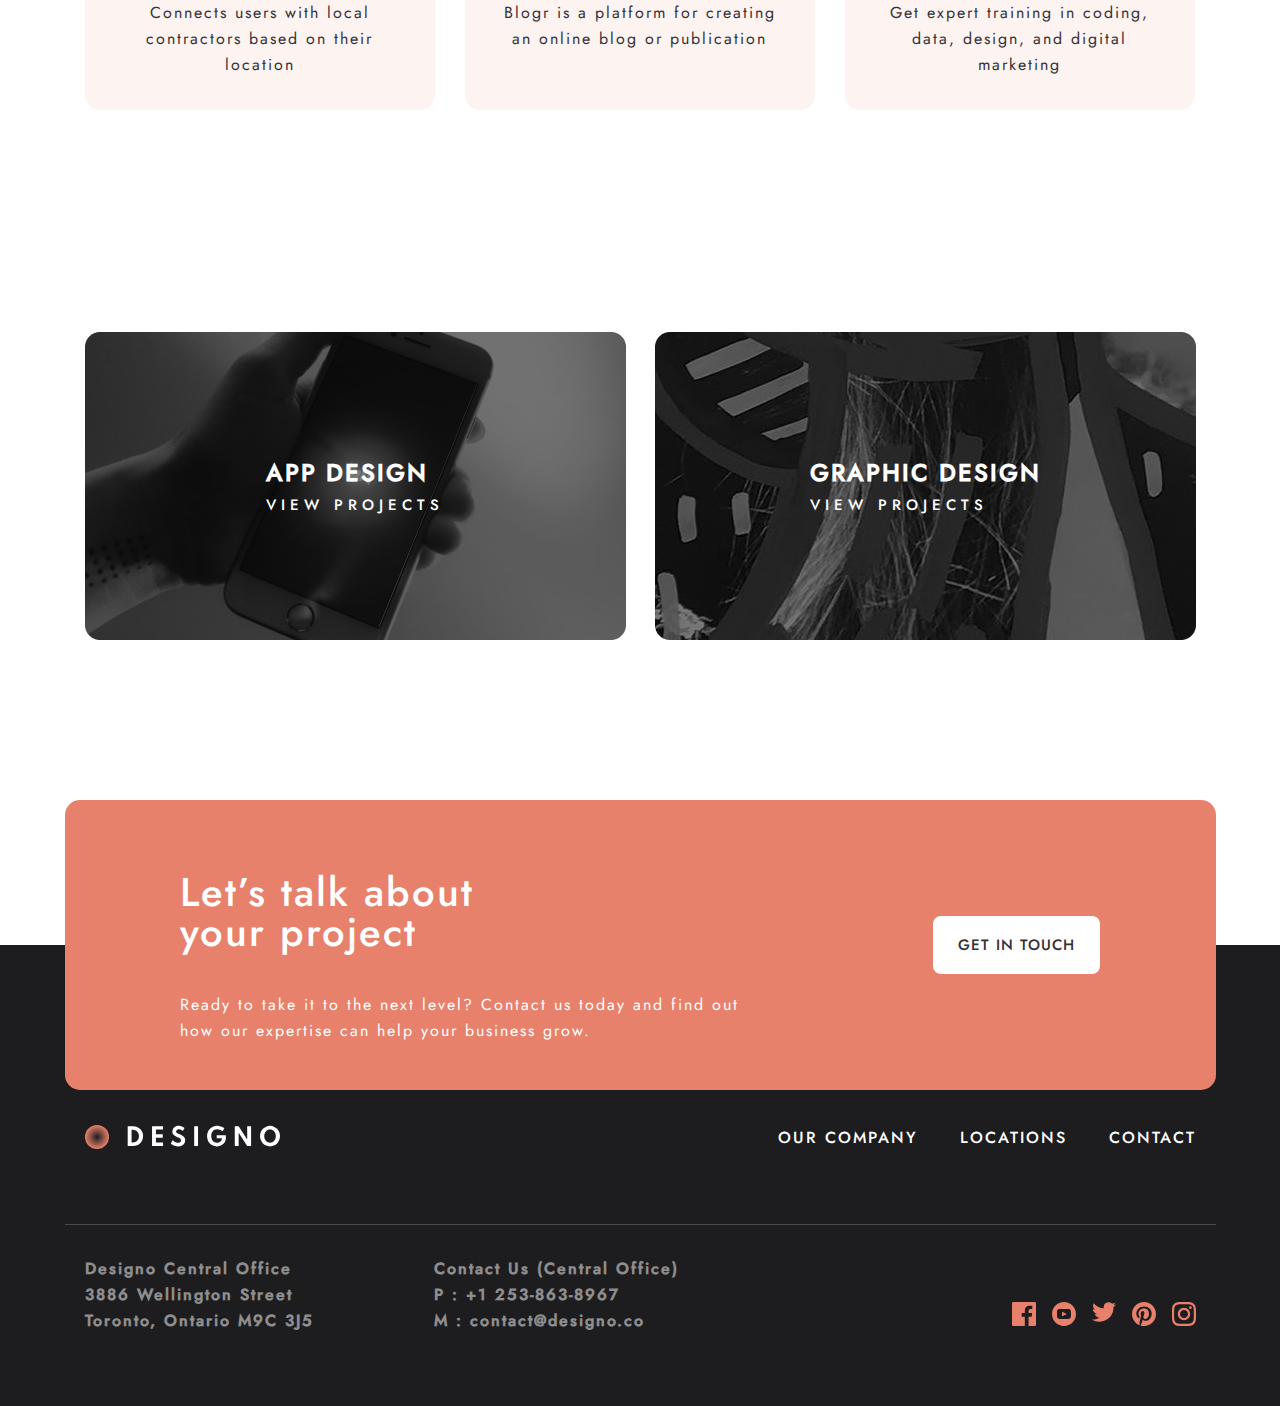
<file: web-design.html>
<!DOCTYPE html>
<html lang="en">
  <head>
    <meta charset="UTF-8" />
    <meta name="viewport" content="width=device-width, initial-scale=1.0" />
    <title>Web design</title>
    <link rel="stylesheet" href="./css/style.css" />
  </head>
  <body>
    <!-- HEADER START -->
    <header class="header">
      <div class="header__container container">
        <a class="site-logo" href="./index.html">
          <img
            class="site-logo__image"
            src="./images/site-logo.svg"
            alt="site-logo__image"
          />
        </a>

        <!-- NAVBAR -->
        <nav class="sitenav">
          <ul class="sitenav__list">
            <li class="sitenav__item">
              <a class="sitenav__link" href="./about-us.html">OUR COMPANY</a>
            </li>
            <li class="sitenav__item">
              <a class="sitenav__link" href="./location.html">LOCATIONS</a>
            </li>
            <li class="sitenav__item">
              <a class="sitenav__link" href="./contact.html">CONTACT</a>
            </li>
          </ul>
        </nav>
      </div>
    </header>
    <!-- HEADER END -->

    <!-- MAIN START -->
    <main class="main">
      <div class="main__container container">
        <div class="web__hero">
          <div class="web__hero__content">
            <h1 class="web__hero__title">Web Design</h1>
            <p class="web__hero__description">We build websites that serve as powerful marketing tools <br> 
              and bring memorable brand experiences.</p>
          </div>
        </div>

        <div class="main__image">
          <div class="express__img">
            <img src="./images/web-design__img_1.png" alt="express__img">
            <div class="express__content">
              <h2 class="express__title">EXPRESS</h2>
            <p class="express__description">A multi-carrier shipping website for ecommerce businesses</p>
            </div>
          </div>

          <div class="express__img">
            <img src="./images/web-design__img_2.png" alt="express__img">
            <div class="express__content">
              <h2 class="express__title">TRANSFER</h2>
              <p class="express__description">Site for low-cost money transfers and sending money within seconds</p>
            </div>
          </div>

          <div class="express__img">
            <img src="./images/web-design__img_3.png" alt="express__img">
            <div class="express__content">
              <h2 class="express__title">PHOTON</h2>
              <p class="express__description">A state-of-the-art music player with high-resolution audio and DSP effects</p>
            </div>
          </div>
        </div>

        <div class="main__img_2">
          <div class="express__img">
            <img src="./images/web-design__img_4.png" alt="express__img">
            <div class="express__content">
              <h2 class="express__title">BUILDER</h2>
              <p class="express__description">Connects users with local contractors based on their location</p>
            </div>
          </div>

          <div class="express__img">
            <img src="./images/web-design__img_5.png" alt="express__img">
            <div class="express__content">
              <h2 class="express__title">BLOGR</h2>
              <p class="express__description">Blogr is a platform for creating an online blog or publication</p>
            </div>
          </div>
          <div class="express__img">
            <img src="./images/web-design__img_6.png" alt="express__img">
            <div class="express__content">
              <h2 class="express__title">CAMP</h2>
              <p class="express__description">Get expert training in coding, data, design, and digital marketing</p>
            </div>
          </div>
        </div>


        <div class="card__grid__wrapper">
          <div class="card-grid__card">
            <img
              src="images/app-design.jpg"
              alt="Web desing"
              width="541"
              height="308"
            />
            <div class="card-grid__content">
              <h2 class="card-grid__title">APP DESIGN</h2>
              <a href="./app-design.html" class="card-grid__link">VIEW PROJECTS</a>
            </div>
          </div>
          <div class="card-grid__card">
            <img
              src="./images/graphic-design.png"
              alt="Web desing"
              width="541"
              height="308"
            />
            <div class="card-grid__content">
              <h2 class="card-grid__title">GRAPHIC DESIGN</h2>
              <a href="./graphic-design.html" class="card-grid__link">VIEW PROJECTS</a>
            </div>
          </div>
        </div>
        </div>       
      
      <section class="main__end__wrapper container">
        <div class="main__content">
          <div class="main__text">
            <h2 class="main__title">Let’s talk about your project</h2>
            <p class="main__description">
              Ready to take it to the next level? Contact us today and find out
              <br />
              how our expertise can help your business grow.
            </p>
          </div>
          <div class="main__end__button">
            <button class="white__btn btn">Get in touch</button>
          </div>
        </div>
      </section>

    

    </div>
  </main>
    <!-- MAIN END -->

    <!-- FOOTER START -->
    <footer class="footer">
      <div class="footer__container container">
        <a class="site-logo" href="./index.html">
          <img
            class="site-logo__image"
            src="./images/site-logo-white.svg"
            alt="site-logo__image"
          />
        </a>

        <!-- NAVBAR -->
        <nav class="sitenav">
          <ul class="sitenav__list">
            <li class="sitenav__item">
              <a class="footer__sitenav__link" href="./about-us.html">OUR COMPANY</a>
            </li>
            <li class="sitenav__item">
              <a class="footer__sitenav__link" href="./location.html">LOCATIONS</a>
            </li>
            <li class="sitenav__item">
              <a class="footer__sitenav__link" href="./contact.html">CONTACT</a>
            </li>
          </ul>
        </nav>
      </div>
      <div class="footer__wrapper__container container">
        <div class="footer__text">
          <div class="first__description">
            Designo Central Office <br />
            3886 Wellington Street <br />
            Toronto, Ontario M9C 3J5
          </div>
          <div class="second__description">
            Contact Us (Central Office) <br />
            P : +1 253-863-8967 <br />
            M : contact@designo.co
          </div>
        </div>
        <div class="footer__social__wrapper">
          <ul class="footer__social__list">
            <li class="footer__social__item">
              <a href=""
                ><svg
                  xmlns="http://www.w3.org/2000/svg"
                  width="24"
                  height="24"
                  viewBox="0 0 24 24"
                  fill="none"
                >
                  <path
                    d="M22.675 0H1.325C0.593 0 0 0.593 0 1.325V22.676C0 23.407 0.593 24 1.325 24H12.82V14.706H9.692V11.084H12.82V8.413C12.82 5.313 14.713 3.625 17.479 3.625C18.804 3.625 19.942 3.724 20.274 3.768V7.008L18.356 7.009C16.852 7.009 16.561 7.724 16.561 8.772V11.085H20.148L19.681 14.707H16.561V24H22.677C23.407 24 24 23.407 24 22.675V1.325C24 0.593 23.407 0 22.675 0Z"
                    fill="#E7816B"
                  /></svg
              ></a>
            </li>
            <li class="footer__social__item">
              <a href=""
                ><svg
                  xmlns="http://www.w3.org/2000/svg"
                  width="24"
                  height="24"
                  viewBox="0 0 24 24"
                  fill="none"
                >
                  <path
                    fill-rule="evenodd"
                    clip-rule="evenodd"
                    d="M12 0C5.373 0 0 5.373 0 12C0 18.627 5.373 24 12 24C18.627 24 24 18.627 24 12C24 5.373 18.627 0 12 0ZM16.441 16.892C14.339 17.036 9.657 17.036 7.558 16.892C5.282 16.736 5.017 15.622 5 12C5.017 8.371 5.285 7.264 7.558 7.108C9.657 6.964 14.34 6.964 16.441 7.108C18.718 7.264 18.982 8.378 19 12C18.982 15.629 18.715 16.736 16.441 16.892ZM14.917 11.996L10 9.658V14.342L14.917 11.996Z"
                    fill="#E7816B"
                  /></svg
              ></a>
            </li>
            <li class="footer__social__item">
              <a href=""
                ><svg
                  xmlns="http://www.w3.org/2000/svg"
                  width="24"
                  height="20"
                  viewBox="0 0 24 20"
                  fill="none"
                >
                  <path
                    d="M24 2.55705C23.117 2.94905 22.168 3.21305 21.172 3.33205C22.189 2.72305 22.97 1.75805 23.337 0.608047C22.386 1.17205 21.332 1.58205 20.21 1.80305C19.313 0.846047 18.032 0.248047 16.616 0.248047C13.437 0.248047 11.101 3.21405 11.819 6.29305C7.728 6.08805 4.1 4.12805 1.671 1.14905C0.381 3.36205 1.002 6.25705 3.194 7.72305C2.388 7.69705 1.628 7.47605 0.965 7.10705C0.911 9.38805 2.546 11.522 4.914 11.997C4.221 12.185 3.462 12.229 2.69 12.081C3.316 14.037 5.134 15.46 7.29 15.5C5.22 17.123 2.612 17.848 0 17.54C2.179 18.937 4.768 19.752 7.548 19.752C16.69 19.752 21.855 12.031 21.543 5.10605C22.505 4.41105 23.34 3.54405 24 2.55705Z"
                    fill="#E7816B"
                  /></svg
              ></a>
            </li>
            <li class="footer__social__item">
              <a href=""
                ><svg
                  xmlns="http://www.w3.org/2000/svg"
                  width="24"
                  height="24"
                  viewBox="0 0 24 24"
                  fill="none"
                >
                  <path
                    d="M12 0C5.373 0 0 5.372 0 12C0 17.084 3.163 21.426 7.627 23.174C7.522 22.225 7.427 20.769 7.669 19.733C7.887 18.796 9.076 13.768 9.076 13.768C9.076 13.768 8.717 13.049 8.717 11.986C8.717 10.318 9.684 9.072 10.888 9.072C11.911 9.072 12.406 9.841 12.406 10.762C12.406 11.791 11.751 13.33 11.412 14.757C11.129 15.951 12.011 16.926 13.189 16.926C15.322 16.926 16.961 14.677 16.961 11.431C16.961 8.558 14.897 6.549 11.949 6.549C8.535 6.549 6.531 9.11 6.531 11.756C6.531 12.787 6.928 13.894 7.424 14.494C7.522 14.613 7.536 14.718 7.507 14.839L7.174 16.199C7.121 16.419 7 16.466 6.772 16.36C5.273 15.662 4.336 13.471 4.336 11.711C4.336 7.926 7.086 4.449 12.265 4.449C16.428 4.449 19.663 7.416 19.663 11.38C19.663 15.516 17.056 18.844 13.436 18.844C12.22 18.844 11.077 18.213 10.686 17.466L9.938 20.319C9.667 21.362 8.936 22.669 8.446 23.465C9.57 23.812 10.763 24 12 24C18.627 24 24 18.627 24 12C24 5.372 18.627 0 12 0Z"
                    fill="#E7816B"
                  /></svg
              ></a>
            </li>
            <li class="footer__social__item">
              <a href=""
                ><svg
                  xmlns="http://www.w3.org/2000/svg"
                  width="24"
                  height="24"
                  viewBox="0 0 24 24"
                  fill="none"
                >
                  <path
                    fill-rule="evenodd"
                    clip-rule="evenodd"
                    d="M12 0C8.741 0 8.333 0.014 7.053 0.072C2.695 0.272 0.273 2.69 0.073 7.052C0.014 8.333 0 8.741 0 12C0 15.259 0.014 15.668 0.072 16.948C0.272 21.306 2.69 23.728 7.052 23.928C8.333 23.986 8.741 24 12 24C15.259 24 15.668 23.986 16.948 23.928C21.302 23.728 23.73 21.31 23.927 16.948C23.986 15.668 24 15.259 24 12C24 8.741 23.986 8.333 23.928 7.053C23.732 2.699 21.311 0.273 16.949 0.073C15.668 0.014 15.259 0 12 0ZM12 2.163C15.204 2.163 15.584 2.175 16.85 2.233C20.102 2.381 21.621 3.924 21.769 7.152C21.827 8.417 21.838 8.797 21.838 12.001C21.838 15.206 21.826 15.585 21.769 16.85C21.62 20.075 20.105 21.621 16.85 21.769C15.584 21.827 15.206 21.839 12 21.839C8.796 21.839 8.416 21.827 7.151 21.769C3.891 21.62 2.38 20.07 2.232 16.849C2.174 15.584 2.162 15.205 2.162 12C2.162 8.796 2.175 8.417 2.232 7.151C2.381 3.924 3.896 2.38 7.151 2.232C8.417 2.175 8.796 2.163 12 2.163ZM5.838 12C5.838 8.597 8.597 5.838 12 5.838C15.403 5.838 18.162 8.597 18.162 12C18.162 15.404 15.403 18.163 12 18.163C8.597 18.163 5.838 15.403 5.838 12ZM12 16C9.791 16 8 14.21 8 12C8 9.791 9.791 8 12 8C14.209 8 16 9.791 16 12C16 14.21 14.209 16 12 16ZM16.965 5.595C16.965 4.8 17.61 4.155 18.406 4.155C19.201 4.155 19.845 4.8 19.845 5.595C19.845 6.39 19.201 7.035 18.406 7.035C17.61 7.035 16.965 6.39 16.965 5.595Z"
                    fill="#E7816B"
                  /></svg
              ></a>
            </li>
          </ul>
        </div>
      </div>
    </footer>
    <!-- FOOTER END -->
  </body>
</html>
</file>
<file: css/style.css>
/*! normalize.css v8.0.1 | MIT License | github.com/necolas/normalize.css */
/* Document
   ========================================================================== */
/**
 * 1. Correct the line height in all browsers.
 * 2. Prevent adjustments of font size after orientation changes in iOS.
 */
html {
  line-height: 1.15; /* 1 */
  -webkit-text-size-adjust: 100%; /* 2 */
}

/* Sections
   ========================================================================== */
/**
 * Remove the margin in all browsers.
 */
body {
  margin: 0;
}

/**
 * Render the `main` element consistently in IE.
 */
main {
  display: block;
}

/**
 * Correct the font size and margin on `h1` elements within `section` and
 * `article` contexts in Chrome, Firefox, and Safari.
 */
h1 {
  font-size: 2em;
  margin: 0.67em 0;
}

/* Grouping content
   ========================================================================== */
/**
 * 1. Add the correct box sizing in Firefox.
 * 2. Show the overflow in Edge and IE.
 */
hr {
  box-sizing: content-box; /* 1 */
  height: 0; /* 1 */
  overflow: visible; /* 2 */
}

/**
 * 1. Correct the inheritance and scaling of font size in all browsers.
 * 2. Correct the odd `em` font sizing in all browsers.
 */
pre {
  font-family: monospace, monospace; /* 1 */
  font-size: 1em; /* 2 */
}

/* Text-level semantics
   ========================================================================== */
/**
 * Remove the gray background on active links in IE 10.
 */
a {
  background-color: transparent;
}

/**
 * 1. Remove the bottom border in Chrome 57-
 * 2. Add the correct text decoration in Chrome, Edge, IE, Opera, and Safari.
 */
abbr[title] {
  border-bottom: none; /* 1 */
  text-decoration: underline; /* 2 */
  -webkit-text-decoration: underline dotted;
          text-decoration: underline dotted; /* 2 */
}

/**
 * Add the correct font weight in Chrome, Edge, and Safari.
 */
b,
strong {
  font-weight: bolder;
}

/**
 * 1. Correct the inheritance and scaling of font size in all browsers.
 * 2. Correct the odd `em` font sizing in all browsers.
 */
code,
kbd,
samp {
  font-family: monospace, monospace; /* 1 */
  font-size: 1em; /* 2 */
}

/**
 * Add the correct font size in all browsers.
 */
small {
  font-size: 80%;
}

/**
 * Prevent `sub` and `sup` elements from affecting the line height in
 * all browsers.
 */
sub,
sup {
  font-size: 75%;
  line-height: 0;
  position: relative;
  vertical-align: baseline;
}

sub {
  bottom: -0.25em;
}

sup {
  top: -0.5em;
}

/* Embedded content
   ========================================================================== */
/**
 * Remove the border on images inside links in IE 10.
 */
img {
  border-style: none;
}

/* Forms
   ========================================================================== */
/**
 * 1. Change the font styles in all browsers.
 * 2. Remove the margin in Firefox and Safari.
 */
button,
input,
optgroup,
select,
textarea {
  font-family: inherit; /* 1 */
  font-size: 100%; /* 1 */
  line-height: 1.15; /* 1 */
  margin: 0; /* 2 */
}

/**
 * Show the overflow in IE.
 * 1. Show the overflow in Edge.
 */
button,
input { /* 1 */
  overflow: visible;
}

/**
 * Remove the inheritance of text transform in Edge, Firefox, and IE.
 * 1. Remove the inheritance of text transform in Firefox.
 */
button,
select { /* 1 */
  text-transform: none;
}

/**
 * Correct the inability to style clickable types in iOS and Safari.
 */
button,
[type=button],
[type=reset],
[type=submit] {
  -webkit-appearance: button;
}

/**
 * Remove the inner border and padding in Firefox.
 */
button::-moz-focus-inner,
[type=button]::-moz-focus-inner,
[type=reset]::-moz-focus-inner,
[type=submit]::-moz-focus-inner {
  border-style: none;
  padding: 0;
}

/**
 * Restore the focus styles unset by the previous rule.
 */
button:-moz-focusring,
[type=button]:-moz-focusring,
[type=reset]:-moz-focusring,
[type=submit]:-moz-focusring {
  outline: 1px dotted ButtonText;
}

/**
 * Correct the padding in Firefox.
 */
fieldset {
  padding: 0.35em 0.75em 0.625em;
}

/**
 * 1. Correct the text wrapping in Edge and IE.
 * 2. Correct the color inheritance from `fieldset` elements in IE.
 * 3. Remove the padding so developers are not caught out when they zero out
 *    `fieldset` elements in all browsers.
 */
legend {
  box-sizing: border-box; /* 1 */
  color: inherit; /* 2 */
  display: table; /* 1 */
  max-width: 100%; /* 1 */
  padding: 0; /* 3 */
  white-space: normal; /* 1 */
}

/**
 * Add the correct vertical alignment in Chrome, Firefox, and Opera.
 */
progress {
  vertical-align: baseline;
}

/**
 * Remove the default vertical scrollbar in IE 10+.
 */
textarea {
  overflow: auto;
}

/**
 * 1. Add the correct box sizing in IE 10.
 * 2. Remove the padding in IE 10.
 */
[type=checkbox],
[type=radio] {
  box-sizing: border-box; /* 1 */
  padding: 0; /* 2 */
}

/**
 * Correct the cursor style of increment and decrement buttons in Chrome.
 */
[type=number]::-webkit-inner-spin-button,
[type=number]::-webkit-outer-spin-button {
  height: auto;
}

/**
 * 1. Correct the odd appearance in Chrome and Safari.
 * 2. Correct the outline style in Safari.
 */
[type=search] {
  -webkit-appearance: textfield; /* 1 */
  outline-offset: -2px; /* 2 */
}

/**
 * Remove the inner padding in Chrome and Safari on macOS.
 */
[type=search]::-webkit-search-decoration {
  -webkit-appearance: none;
}

/**
 * 1. Correct the inability to style clickable types in iOS and Safari.
 * 2. Change font properties to `inherit` in Safari.
 */
::-webkit-file-upload-button {
  -webkit-appearance: button; /* 1 */
  font: inherit; /* 2 */
}

/* Interactive
   ========================================================================== */
/*
 * Add the correct display in Edge, IE 10+, and Firefox.
 */
details {
  display: block;
}

/*
 * Add the correct display in all browsers.
 */
summary {
  display: list-item;
}

/* Misc
   ========================================================================== */
/**
 * Add the correct display in IE 10+.
 */
template {
  display: none;
}

/**
 * Add the correct display in IE 10.
 */
[hidden] {
  display: none;
}

*,
*::after,
*::before {
  margin: 0;
  padding: 0;
  box-sizing: border-box;
}

html {
  scroll-behavior: smooth;
  font-size: 62.5%;
  height: 100%;
}

img {
  display: flex;
  -o-object-fit: cover;
     object-fit: cover; /* contain */
}

a {
  text-decoration: none;
  display: inline-block;
}

ul,
ol {
  list-style: none;
}

h1,
h2,
h3,
h4,
h5,
h6 {
  margin: 0;
}

body {
  display: flex;
  flex-direction: column;
  height: 100%;
}

.container {
  width: 100%;
  max-width: 1151px;
  margin-left: auto;
  margin-right: auto;
  padding-left: 2rem;
  padding-right: 2rem;
}

/* jost-regular - latin */
@font-face {
  font-display: swap; /* Check https://developer.mozilla.org/en-US/docs/Web/CSS/@font-face/font-display for other options. */
  font-family: "Jost";
  font-style: normal;
  font-weight: 400;
  src: url("../fonts/jost-v14-latin-regular.woff2") format("woff2"); /* Chrome 36+, Opera 23+, Firefox 39+, Safari 12+, iOS 10+ */
}
/* jost-500 - latin */
@font-face {
  font-display: swap; /* Check https://developer.mozilla.org/en-US/docs/Web/CSS/@font-face/font-display for other options. */
  font-family: "Jost";
  font-style: normal;
  font-weight: 500;
  src: url("../fonts/jost-v14-latin-500.woff2") format("woff2"); /* Chrome 36+, Opera 23+, Firefox 39+, Safari 12+, iOS 10+ */
}
body {
  font-size: 1.6rem;
  font-weight: 500;
  line-height: 1.6;
  font-family: "Jost", sans-serif;
  letter-spacing: 2px;
}

.btn {
  padding: 1.8rem 2.5rem;
  font-size: 1.5rem;
  font-weight: 500;
  letter-spacing: 1px;
  text-transform: uppercase;
  line-height: normal;
  border-radius: 8px;
}

.white__btn {
  background-color: #FFFFFF;
  color: #333136;
  border: 0;
}

.white__btn:hover {
  background-color: #FFAD9B;
  color: #FFFFFF;
}

.peach__btn {
  background-color: #E7816B;
  color: #FFFFFF;
}

.peach__btn:hover {
  background-color: #FFAD9B;
}

.header__container {
  padding-top: 6.4rem;
  padding-bottom: 7.2rem;
  display: flex;
  align-items: center;
  justify-content: space-between;
}

.header__nav__container {
  display: none;
  border: 0;
  background: transparent;
  cursor: pointer;
  font-size: 2.4rem;
}

.sitenav__list {
  display: flex;
  gap: 4.2rem;
}

.sitenav__link {
  color: #333136;
  font-size: 1.4rem;
  letter-spacing: 2px;
  font-weight: 400;
}

.white__btn {
  color: #333136;
}

.hero__image {
  position: absolute;
  right: 96px;
  bottom: 0;
}

@media screen and (max-width: 780px) {
  .sitenav__link {
    display: none;
  }
  .header__nav__container {
    display: block;
  }
}
.footer {
  background-color: #1D1C1E;
}

.footer__container {
  padding-top: 18rem;
  padding-bottom: 7.2rem;
  background-color: #1D1C1E;
  display: flex;
  align-items: center;
  justify-content: space-between;
  border-bottom: 1px solid rgba(255, 255, 255, 0.2);
}

.footer__sitenav__link {
  color: #FFFFFF;
}

.footer__line {
  border: none;
  height: 1px;
  flex-shrink: 0;
  opacity: 0.1;
  background-color: #FFFFFF;
  margin-top: 40px;
}

.footer__wrapper__container {
  display: flex;
  justify-content: space-between;
  padding-top: 3.1rem;
  align-items: flex-end;
}

.footer__text {
  display: flex;
  gap: 12rem;
  color: #FFFFFF;
}

.first__description {
  opacity: 0.5;
  font-weight: 700;
  font-size: 16px;
  line-height: 26px;
}

.second__description {
  opacity: 0.5;
  font-weight: 700;
  font-size: 16px;
  line-height: 26px;
}

.footer__wrapper__container {
  margin-bottom: 7.2rem;
}

.footer__social__list {
  display: flex;
  text-align: center;
  gap: 16px;
}

.footer__social__item a:hover svg path {
  fill: #FFAD9B;
}

main {
  flex-grow: 1;
}

.hero__container {
  background-color: #E7816B;
  padding-top: 14.5rem;
  padding-bottom: 14.5rem;
  position: relative;
  display: flex;
  border-radius: 15px;
}

.hero__content {
  max-width: 540px;
  width: 100%;
  padding-left: 9.5rem;
  color: #FFFFFF;
}

.hero__title {
  color: #FFFFFF;
  font-family: Jost;
  font-size: 48px;
  font-weight: 500;
  line-height: 48px; /* 100% */
  margin-bottom: 11px;
}

.hero__description {
  color: #FFFFFF;
  font-family: Jost;
  font-size: 16px;
  font-weight: 400;
  line-height: 26px; /* 162.5% */
  margin-bottom: 40px;
}

.main__end__wrapper {
  background-color: #E7816B;
  border-radius: 15px;
  position: relative;
  margin-bottom: -145px;
  z-index: 100;
}

.main__content {
  display: flex;
  align-items: center;
  justify-content: space-between;
  margin-left: 9.5rem;
  margin-right: 9.6rem;
  color: #FFFFFF;
}

.main__img {
  margin-bottom: 4.8rem;
}

.first__title {
  margin-bottom: 3.2rem;
}

.main__title {
  margin-top: 7.2rem;
  margin-bottom: 2.2rem;
  font-family: Jost;
  font-size: 40px;
  font-weight: 500;
  line-height: 40px; /* 100% */
  width: 300px;
  height: 98px;
  flex-shrink: 0;
}

.main__description {
  margin-bottom: 4.6rem;
  font-size: 16px;
  font-style: normal;
  font-weight: 400;
  line-height: 26px; /* 162.5% */
}

.main__footer__container {
  display: flex;
  flex-wrap: wrap;
  text-align: center;
  justify-content: space-between;
  margin-top: 16rem;
  margin-bottom: 16rem;
}

.main__first__title {
  display: flex;
  flex-direction: column;
  align-items: center;
  text-align: center;
  width: 100%;
  max-width: 35rem;
}

.card-grid {
  display: flex;
  gap: 3rem;
  padding-top: 16rem;
}

.card-grid__card:last-child {
  margin-top: 3rem;
}

.card-grid__card > img {
  border-radius: 8px;
  display: block;
  width: 541px;
  height: auto;
}

.card-grid__card > img:hover {
  background-color: #FFAD9B;
}

.card-grid__card {
  position: relative;
}

.card-grid__title {
  color: #FFFFFF;
}

.card-grid__link {
  color: #FFFFFF;
  font-size: 15px;
  font-weight: 500;
  letter-spacing: 5px;
  text-transform: uppercase;
}

.card-grid__content {
  position: absolute;
  top: 50%;
  left: 50%;
  transform: translate(-50%, -50%);
}

.about__hero {
  border-radius: 15px;
  display: flex;
  text-align: center;
  background-color: #E7816B;
  color: #FFFFFF;
  margin-bottom: 16rem;
}

.about__title {
  margin-top: 13.5rem;
  margin-bottom: 3.2rem;
}

.about__description {
  color: #FFFFFF;
  margin-right: 8.7rem;
  margin-left: 9.5rem;
  margin-bottom: 13.5rem;
  font-size: 16px;
  font-weight: 400;
  line-height: 26px; /* 162.5% */
}

.about__main {
  display: flex;
  text-align: center;
  background-color: #FDF3F0;
  border-radius: 15px;
}

.about__main__title {
  color: #FFAD9B;
  margin-top: 15.7rem;
  margin-bottom: 2.4rem;
}

.about__main__description {
  text-align: start;
  margin-bottom: 15.4rem;
  margin-left: 9.4rem;
  margin-right: 9.6rem;
}

.about__end {
  display: flex;
  text-align: center;
  background-color: #FDF3F0;
  border-radius: 15px;
  margin-bottom: 16rem;
}

.about__end__title {
  color: #FFAD9B;
  margin-top: 15.4rem;
  margin-bottom: 2.4rem;
}

.about__end__description {
  color: #333136;
  text-align: start;
  margin-bottom: 15.4rem;
  margin-left: 9.5rem;
  margin-right: 6.4rem;
}

.contact {
  margin-top: 10rem;
  color: #FFFFFF;
}

.contact__wrapper {
  display: flex;
  width: 100%;
  background-color: #E7816B;
  padding: 55px 95px;
  border-radius: 15px;
  gap: 9.5rem;
  background-position: left 0, top 0;
  background-repeat: no-repeat;
  background-size: contain;
}

.contact__info {
  max-width: 445px;
  width: 100%;
}

.contact__info__title {
  font-size: 48px;
  line-height: 1;
  font-weight: 500;
  margin-bottom: 3.2rem;
}

.contact__info__desc {
  font-size: 16px;
  line-height: 1.62;
}

.contact__form {
  width: 100%;
  display: flex;
  flex-direction: column;
  gap: 25px;
}

.contact__form__input {
  border: none;
  background: transparent;
  color: #fff;
  border-bottom: 1px solid #fff;
  padding: 0 16px 12px;
  width: 100%;
}

.contact__form__input:focus {
  outline: none;
}

.contact__form__input::-moz-placeholder {
  color: #fff;
  opacity: 0.5;
}

.contact__form__input::placeholder {
  color: #fff;
  opacity: 0.5;
}

.contact__form__textarea {
  border: none;
  background: transparent;
  color: #FFFFFF;
  border-bottom: 1px solid #FFFFFF;
  padding: 0 16px 12px;
  width: 100%;
  height: 102px;
}

.contact__form__textarea:focus {
  outline: none;
}

.contact__form__textarea::-moz-placeholder {
  color: #FFFFFF;
  opacity: 0.5;
}

.contact__form__textarea::placeholder {
  color: #FFFFFF;
  opacity: 0.5;
}

.contact__form__wrapper {
  width: 100%;
  display: flex;
  justify-content: flex-end;
}

.location-map {
  display: flex;
  justify-content: space-between;
  text-align: center;
}

.location__map__img {
  margin-top: 16rem;
}

.location__title {
  margin-top: 4.8rem;
  margin-bottom: 3.2rem;
}

.peach__btn {
  border: none;
  margin-bottom: 16rem;
}

.main__contact-list {
  margin-bottom: 5rem;
  display: flex;
  align-items: center;
}

.contact__content {
  margin-right: 3rem;
  border-radius: 15px;
  padding-left: 12rem;
  background-color: #FDF3F0;
}

.contact__title {
  padding-top: 8.5rem;
  margin-bottom: 3rem;
  color: #E7816B;
  font-size: 40px;
  font-weight: 500;
  line-height: 48px; /* 120% */
}

.contact__paragraph-wrapper {
  padding-bottom: 8.5rem;
  display: flex;
}

.contact__first-description {
  margin-right: 3.4rem;
  color: #333136;
  font-size: 16px;
  font-weight: 500;
  line-height: 26px; /* 162.5% */
}

.contact__second-description {
  padding-right: 9.5rem;
  color: #333136;
  font-size: 16px;
  font-weight: 500;
  line-height: 26px; /* 162.5% */
}

.ifrem__maps {
  border-radius: 8px;
}

.web__hero {
  background-color: #E7816B;
  border-radius: 15px;
  padding-top: 6.4rem;
  padding-bottom: 6.4rem;
}

.web__hero__content {
  text-align: center;
  color: #FFFFFF;
  margin-right: auto;
  margin-left: auto;
}

.web__hero__title {
  text-align: center;
  font-size: 48px;
  font-weight: 500;
  line-height: 48px; /* 100% */
  margin-bottom: 2.4rem;
}

.web__hero__description {
  text-align: center;
  font-size: 16px;
  font-weight: 400;
  line-height: 26px;
}

.main__image {
  display: flex;
  margin-top: 16rem;
  margin-bottom: 3.2rem;
  gap: 3rem;
}

.express__img {
  border-radius: 15px;
  background-color: #FDF3F0;
  text-align: center;
}

.express__img:hover {
  background-color: #E7816B;
}
.express__img:hover .express__title {
  color: #FFFFFF;
}
.express__img:hover .express__description {
  color: #FFFFFF;
}

.express__title {
  padding-top: 3.2rem;
  color: #E7816B;
  text-align: center;
  font-size: 20px;
  font-weight: 500;
  line-height: 26px; /* 130% */
  letter-spacing: 5px;
}

.express__title:hover {
  color: #FFFFFF;
}

.express__description {
  padding-bottom: 3.2rem;
  margin-right: auto;
  margin-left: auto;
  width: 286px;
  color: #333136;
  text-align: center;
  font-size: 16px;
  font-weight: 400;
  line-height: 26px; /* 162.5% */
}

.main__img_2 {
  display: flex;
  margin-top: 16rem;
  margin-bottom: 3.2rem;
  gap: 3rem;
}

.card__grid__wrapper {
  padding-top: 16rem;
  padding-bottom: 16rem;
  display: flex;
  align-items: flex-end;
  justify-content: space-between;
}

.card-grid__cantent {
  width: 541px;
  height: 308px;
  flex-shrink: 0;
}

.hero__title {
  text-align: center;
}/*# sourceMappingURL=style.css.map */
</file>
